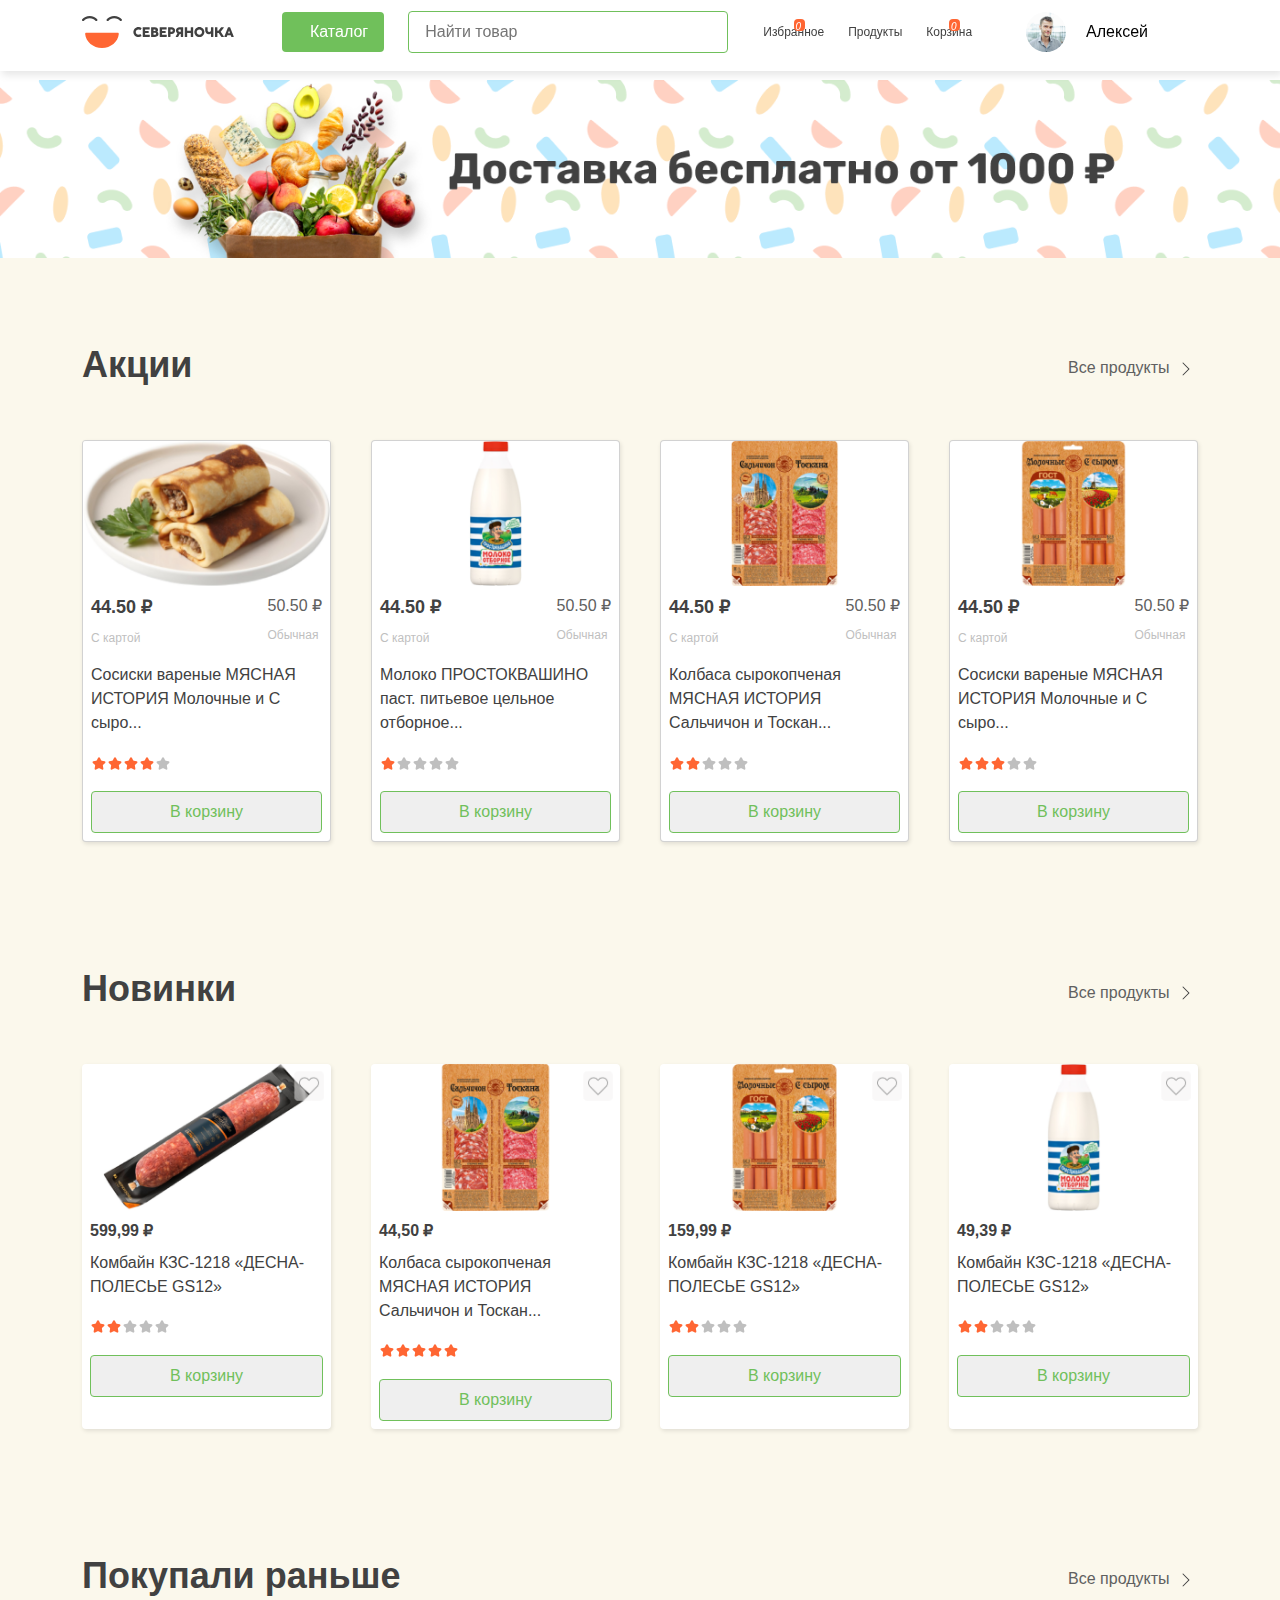
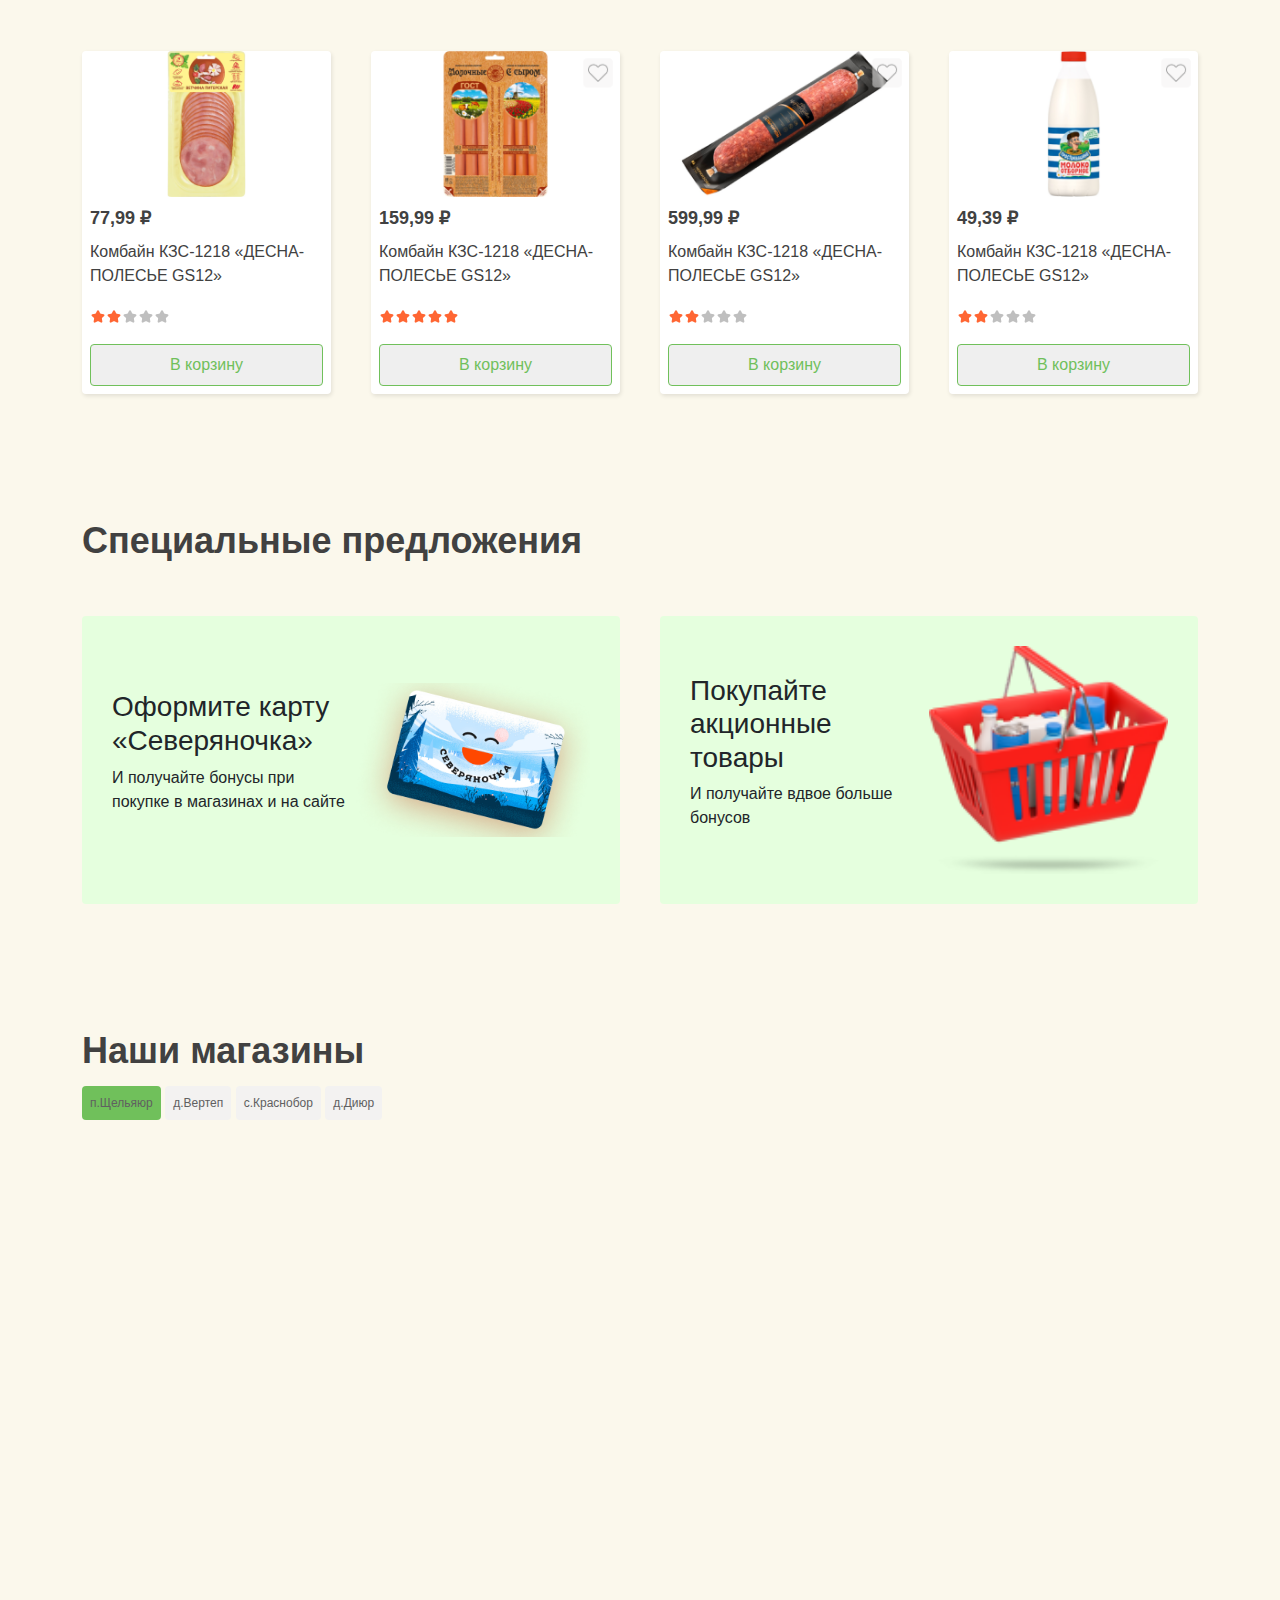
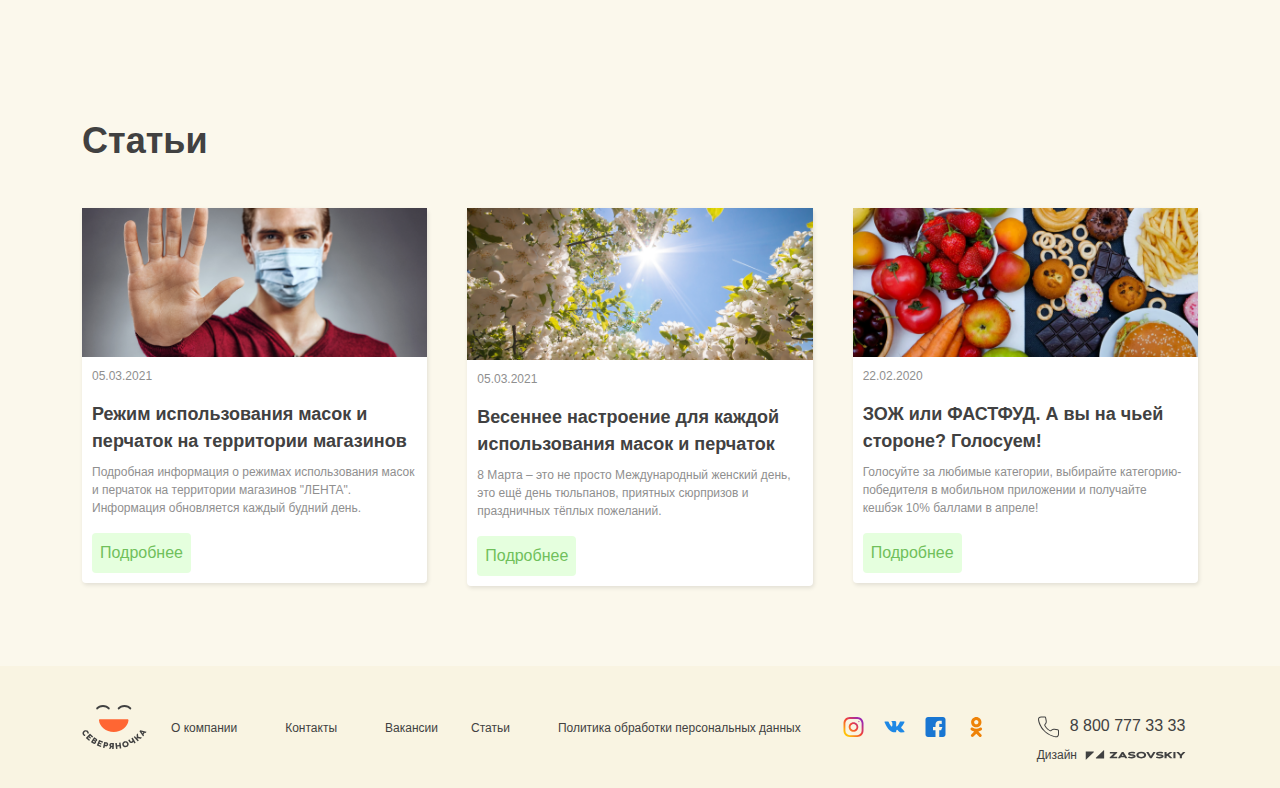
<file: index.html>
<!DOCTYPE html>
<html lang="en">
	<head>
		<meta charset="UTF-8" />
		<meta http-equiv="X-UA-Compatible" content="IE=edge" />
		<meta name="viewport" content="width=device-width, initial-scale=1.0" />
		<link rel="stylesheet" href="css/bootstrap.min.css" />
		<link rel="stylesheet" href="css/style.min.css" />
		<link
			rel="stylesheet"
			href="https://unicons.iconscout.com/release/v4.0.0/css/line.css"
		/>
		<title>Северяночка</title>
	</head>
	<body>
		<header>
			<nav id="navbar">
				<div class="container">
					<div
						class="nav-container gap-5 d-flex justify-content-between align-items-center"
					>
						<div class="nav-logo w-auto">
							<a class="navbar-brand" href="index.html"
								><img src="images/nav-logo.svg" alt=""
							/></a>
							<a class="navbar__res-logo" href="index.html"
								><img src="images/res-logo.svg" alt=""
							/></a>
						</div>
						<div class="nav__scroll d-flex justify-content-between w-100">
							<div
								class="nav-middle w-100 d-flex align-items-center justify-content-center gap-4"
							>
								<div
									class="nav-catalog d-none d-sm-flex align-items-center gap-2"
								>
									<button id="navbar_btn" class="">
										<i class="uil uil-bars"></i>
									</button>
									<a href="catalog.html">Каталог</a>
								</div>
								<div class="nav-input w-75">
									<form>
										<input
											class="search"
											placeholder="Найти товар"
											type="text"
										/>
										<i class="uil uil-search"></i>
									</form>
								</div>
							</div>
							<div class="nav-right d-flex align-items-center gap-5">
								<div class="nav__menus-icons d-flex gap-4">
									<div
										class="nav__menu-icon d-flex flex-column align-items-center"
									>
										<a href="favorite.html">
											<i class="uil uil-heart">
												<div class="nav-badge">
													<span class="favourite">0</span>
												</div>
											</i>
										</a>
										<p class="m-0">Избранное</p>
									</div>
									<div class="nav__menu-icon">
										<a
											href="result-search.html"
											class="d-flex flex-column align-items-center"
										>
											<i class="uil uil-box"></i>
											<p class="m-0">Продукты</p>
										</a>
									</div>
									<div
										class="nav__menu-icon d-flex flex-column align-items-center"
									>
										<a href="basket.html" type="button">
											<i class="uil uil-shopping-cart">
												<div class="nav-badge">
													<span class="cart">0</span>
												</div>
											</i>
										</a>
										<p class="m-0">Корзина</p>
									</div>
								</div>
								<div class="nav-avatar d-flex align-items-center gap-3">
									<button id="popup-menu">
										<img src="images/nav-avatar.svg" alt="" />
										<p class="m-0">Алексей</p>
									</button>
									<button>
										<i class="ps-3 uil uil-angle-down"></i>
									</button>
								</div>
							</div>
						</div>
					</div>
				</div>
				<div class="navbarr">
					<div class="navbar">
						<div id="navbarMenu" class="navbar-menus">
							<div class="container">
								<ul class="navbar-nav m-0">
									<div class="nav__item-menus">
										<li class="nav-item custom_item-btn">
											<a class="nav-link" href="catalog.html"
												>Молоко, сыр, яйцо</a
											>
										</li>
										<li class="nav-item custom-item">
											<a class="nav-link custom-navlink" href="catalog.html"
												>Хлеб</a
											>
										</li>
										<li class="nav-item custom-item">
											<a class="nav-link custom-navlink" href="catalog.html"
												>Фрукты и овощи</a
											>
										</li>
										<li class="nav-item custom_item-btn">
											<a class="nav-link" href="catalog.html"
												>Замороженные продукты</a
											>
										</li>
									</div>
									<div class="nav__item-menus">
										<li class="nav-item custom_item-btn">
											<a class="nav-link" href="catalog.html">Напитки</a>
										</li>
										<li class="nav-item custom-item">
											<a class="nav-link custom-navlink" href="catalog.html"
												>Кондитерские изделия</a
											>
										</li>
										<li class="nav-item custom-item">
											<a class="nav-link custom-navlink" href="catalog.html"
												>Чай, кофе</a
											>
										</li>
									</div>
									<div class="nav__item-menus">
										<li class="nav-item custom_item-btn">
											<a class="nav-link" href="catalog.html">Бакалея</a>
										</li>
										<li class="nav-item custom-item">
											<a class="nav-link custom-navlink" href="catalog.html"
												>Здоровое питание</a
											>
										</li>
										<li class="nav-item custom-item">
											<a class="nav-link custom-navlink" href="catalog.html"
												>Зоотовары</a
											>
										</li>
									</div>
									<div class="nav__item-menus">
										<li class="nav-item custom_item-btn">
											<a class="nav-link" href="catalog.html"
												>Непродовольственные товары</a
											>
										</li>
										<li class="nav-item custom-item">
											<a class="nav-link custom-navlink" href="catalog.html"
												>Детское питание</a
											>
										</li>
										<li class="nav-item custom-item">
											<a class="nav-link custom-navlink" href="catalog.html"
												>Мясо, птица, колбаса</a
											>
										</li>
									</div>
								</ul>
							</div>
						</div>
					</div>
				</div>
			</nav>
			<div id="home" class="d-flex justify-content-center">
				<img class="w-100" src="images/home-bg.png" alt="" />
			</div>
			<div class="popup">
				<div class="container">
					<div class="popup-container">
						<div class="popup-menu">
							<button id="popup-close">
								<i class="uil uil-multiply"></i>
							</button>
							<h3>Вход</h3>
							<form>
								<p>Телефон</p>
								<input type="text" />
							</form>
							<button type="submit">Вход</button>
							<div class="popup-registr">
								<button id="registr">Регистрация</button>
								<a href="#">Забыли пароль?</a>
							</div>
						</div>
					</div>
				</div>
			</div>
		</header>
		<main>
			<div class="container d-flex align-items-center justify-content-between">
				<h2>Акции</h2>
				<a class="products-link" href="result-search.html"
					>Все продукты <img src="images/right-arrow.svg" alt=""
				/></a>
			</div>
			<section class="container home-container"></section>
			<div
				class="container nova__head d-flex align-items-center justify-content-between"
			>
				<h2>Новинки</h2>
				<a class="products-link" href="result-search.html"
					>Все продукты <img src="images/right-arrow.svg" alt=""
				/></a>
			</div>
			<section class="container novelties"></section>
			<div
				class="container nova__head d-flex align-items-center justify-content-between"
			>
				<h2>Покупали раньше</h2>
				<a class="products-link" href="result-search.html"
					>Все продукты <img src="images/right-arrow.svg" alt=""
				/></a>
			</div>
			<section class="container buy"></section>
			<div class="container nova__head">
				<h2>Специальные предложения</h2>
			</div>
			<section class="container special"></section>
			<div class="container nova__head">
				<h2>Наши магазины</h2>
			</div>
			<section class="container shop">
				<div class="shop__tabs">
					<button class="shop_btn" id="shelyur" type="button" data-tab="#tab_1">
						п.Щельяюр
					</button>
					<button class="shop_btn" id="vertep" type="button" data-tab="#tab_2">
						д.Вертеп
					</button>
					<button
						class="shop_btn"
						id="krasnobor"
						type="button"
						data-tab="#tab_3"
					>
						с.Краснобор
					</button>
					<button class="shop_btn" id="diyur" type="button" data-tab="#tab_4">
						д.Диюр
					</button>
				</div>
				<div class="shop__items">
					<iframe
						class="map__item"
						id="tab_1"
						src="https://www.google.com/maps/embed?pb=!1m18!1m12!1m3!1d13326.249919276983!2d53.39601336727491!3d65.32264048499295!2m3!1f0!2f0!3f0!3m2!1i1024!2i768!4f13.1!3m3!1m2!1s0x4472340bbf53f20d%3A0x6aaf90d406ef7886!2z0KnQtdC70YzRj9GO0YAsINCg0LXRgdC_LiDQmtC-0LzQuCwg0KDQvtGB0YHQuNGP!5e0!3m2!1sru!2s!4v1676225402129!5m2!1sru!2s"
						width="600"
						height="450"
						style="border: 0"
						allowfullscreen=""
						loading="lazy"
						referrerpolicy="no-referrer-when-downgrade"
					></iframe>
					<iframe
						class="map__item"
						id="tab_2"
						src="https://www.google.com/maps/embed?pb=!1m18!1m12!1m3!1d13326.249919276983!2d53.39601336727491!3d65.32264048499295!2m3!1f0!2f0!3f0!3m2!1i1024!2i768!4f13.1!3m3!1m2!1s0x447249e2718cd461%3A0x25c0f625da4e30ed!2z0JLQtdGA0YLQtdC_LCDQoNC10YHQvy4g0JrQvtC80LgsINCg0L7RgdGB0LjRjywgMTY5NDcz!5e0!3m2!1sru!2s!4v1676225430754!5m2!1sru!2s"
						width="600"
						height="450"
						style="border: 0"
						allowfullscreen=""
						loading="lazy"
						referrerpolicy="no-referrer-when-downgrade"
					></iframe>
					<iframe
						class="map__item"
						id="tab_3"
						src="https://www.google.com/maps/embed?pb=!1m18!1m12!1m3!1d6669.529990074628!2d53.186285151638714!3d65.29733194605693!2m3!1f0!2f0!3f0!3m2!1i1024!2i768!4f13.1!3m3!1m2!1s0x447235dd2ca590b3%3A0xc633232da326cfaf!2z0JrRgNCw0YHQvdC-0LHQvtGALCDQoNC10YHQvy4g0JrQvtC80LgsINCg0L7RgdGB0LjRjywgMTY5NDcz!5e0!3m2!1sru!2s!4v1676225454636!5m2!1sru!2s"
						width="600"
						height="450"
						style="border: 0"
						allowfullscreen=""
						loading="lazy"
						referrerpolicy="no-referrer-when-downgrade"
					></iframe>
					<iframe
						class="map__item"
						id="tab_4"
						id="diy"
						src="https://www.google.com/maps/embed?pb=!1m18!1m12!1m3!1d13341.641799037461!2d53.272392517190646!3d65.29223048406857!2m3!1f0!2f0!3f0!3m2!1i1024!2i768!4f13.1!3m3!1m2!1s0x447235aa69816fb7%3A0x7202220934f2d943!2z0JTQuNGO0YAsINCg0LXRgdC_LiDQmtC-0LzQuCwg0KDQvtGB0YHQuNGPLCAxNjk0NzE!5e0!3m2!1sru!2s!4v1676225475678!5m2!1sru!2s"
						width="600"
						height="450"
						style="border: 0"
						allowfullscreen=""
						loading="lazy"
						referrerpolicy="no-referrer-when-downgrade"
					></iframe>
				</div>
			</section>
			<div class="container nova__head">
				<h2>Статьи</h2>
			</div>
			<section class="container articles"></section>
		</main>
		<section class="bottom__fixed-menu">
			<div class="container">
				<div class="bottom__fixed-btns d-flex align-items-center">
					<button
						id="footer__btn"
						class="d-flex flex-column align-items-center"
					>
						<img src="images/bottom-menu.svg" alt="" />
						Каталог
					</button>
					<a href="favorite.html" class="d-flex flex-column align-items-center">
						<img src="images/bottom-heart.svg" alt="" />
						Избранное
					</a>
					<a
						href="result-search.html"
						class="d-flex flex-column align-items-center"
					>
						<img src="images/bottom-box.svg" alt="" />
						Продукты
					</a>
					<a href="basket.html" class="d-flex flex-column align-items-center">
						<img src="images/bottom-cart.svg" alt="" />
						Корзина
					</a>
					<button id="popup_bottom-menu">
						<img src="images/nav-avatar.svg" alt="" />
					</button>
				</div>
			</div>
			<div class="container">
				<div class="footer__fixed">
					<div class="footerr">
						<div id="footerMenu" class="footer__fixed-menus">
							<ul class="footer-nav m-0">
								<div class="footer__item-menus">
									<li class="nav-item custom_item-btn">
										<a class="nav-link" href="catalog.html"
											>Молоко, сыр, яйцо</a
										>
									</li>
									<li class="nav-item custom-item">
										<a class="nav-link custom-navlink" href="catalog.html"
											>Хлеб</a
										>
									</li>
									<li class="nav-item custom-item">
										<a class="nav-link custom-navlink" href="catalog.html"
											>Фрукты и овощи</a
										>
									</li>
									<li class="nav-item custom_item-btn">
										<a class="nav-link" href="catalog.html"
											>Замороженные продукты</a
										>
									</li>
								</div>
								<div class="nav__item-menus">
									<li class="nav-item custom_item-btn">
										<a class="nav-link" href="catalog.html">Напитки</a>
									</li>
									<li class="nav-item custom-item">
										<a class="nav-link custom-navlink" href="catalog.html"
											>Кондитерские изделия</a
										>
									</li>
									<li class="nav-item custom-item">
										<a class="nav-link custom-navlink" href="catalog.html"
											>Чай, кофе</a
										>
									</li>
								</div>
								<div class="nav__item-menus">
									<li class="nav-item custom_item-btn">
										<a class="nav-link" href="catalog.html">Бакалея</a>
									</li>
									<li class="nav-item custom-item">
										<a class="nav-link custom-navlink" href="catalog.html"
											>Здоровое питание</a
										>
									</li>
									<li class="nav-item custom-item">
										<a class="nav-link custom-navlink" href="catalog.html"
											>Зоотовары</a
										>
									</li>
								</div>
								<div class="nav__item-menus">
									<li class="nav-item custom_item-btn">
										<a class="nav-link" href="catalog.html"
											>Непродовольственные товары</a
										>
									</li>
									<li class="nav-item custom-item">
										<a class="nav-link custom-navlink" href="catalog.html"
											>Детское питание</a
										>
									</li>
									<li class="nav-item custom-item">
										<a class="nav-link custom-navlink" href="catalog.html"
											>Мясо, птица, колбаса</a
										>
									</li>
								</div>
							</ul>
						</div>
					</div>
				</div>
			</div>
		</section>
		<footer>
			<div class="footer">
				<div
					class="container d-flex flex-column flex-sm-row gap-4 justify-content-between align-items-center"
				>
					<div
						class="footer-logo d-flex align-items-center align-items-sm-start gap-4 gap-sm-4 align-items-lg-center flex-column flex-md-row"
					>
						<img src="images/footer-logo.svg" alt="" />
						<div class="footer-links">
							<ul class="footer__links ps-0 mb-0">
								<ul class="ps-0 d-flex gap-5">
									<li><a href="#">О компании</a></li>
									<li><a href="#">Контакты</a></li>
									<li><a href="#">Вакансии</a></li>
								</ul>
								<ul class="ps-0 d-flex gap-5">
									<li><a href="#">Статьи</a></li>
									<li>
										<a href="#">Политика обработки персональных данных</a>
									</li>
								</ul>
							</ul>
						</div>
					</div>
					<div
						class="footer__call-center d-flex gap-1 gap-sm-5 align-items-center"
					>
						<div class="footer-icons ms-3">
							<img src="images/instagram.svg" alt="" />
							<img src="images/vkontakte.svg" alt="" />
							<img src="images/facebook.svg" alt="" />
							<img src="images/ok.svg" alt="" />
						</div>
						<div class="footer__call">
							<a
								class="mt-0 mt-xl-4 d-flex align-items-center gap-2"
								href="tel: +8 800 777 33 33"
								><img src="images/phone.svg" alt="" />8 800 777 33 33</a
							>
							<div
								class="container footer__bottom-logo d-flex align-items-center justify-content-end mt-2 ps-0 gap-2"
							>
								<p class="m-0">Дизайн</p>
								<img src="images/footer-log1.svg" alt="" />
							</div>
						</div>
					</div>
				</div>
			</div>
		</footer>
		<script src="js/common.js"></script>
		<script src="js/app.js"></script>
		<script src="js/nav.js"></script>
		<script src="js/main.js"></script>
	</body>
</html>
</file>
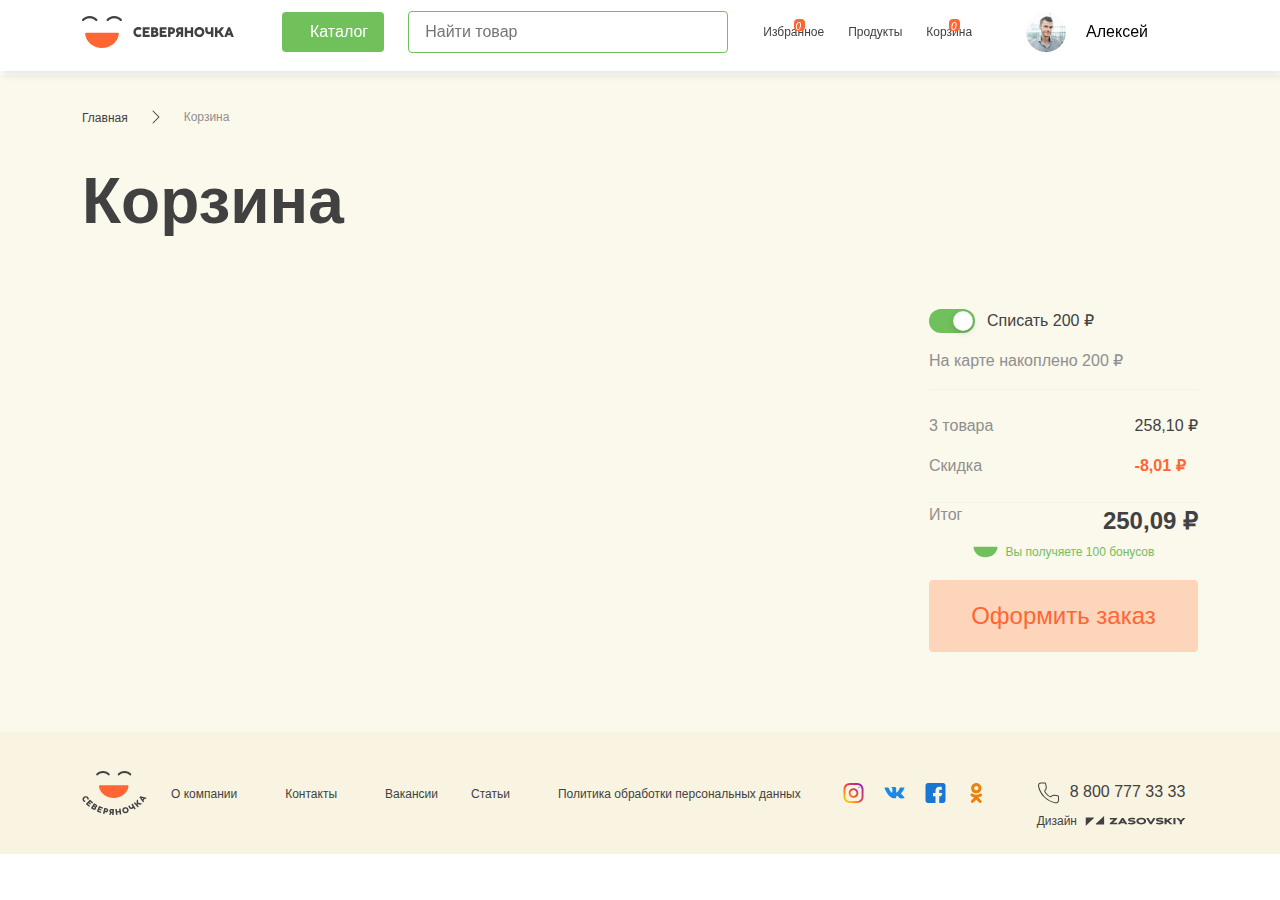
<file: basket.html>
<!DOCTYPE html>
<html lang="en">
	<head>
		<meta charset="UTF-8" />
		<meta http-equiv="X-UA-Compatible" content="IE=edge" />
		<meta name="viewport" content="width=device-width, initial-scale=1.0" />
		<link rel="stylesheet" href="css/bootstrap.min.css" />
		<link rel="stylesheet" href="css/style.min.css" />
		<link
			rel="stylesheet"
			href="https://unicons.iconscout.com/release/v4.0.0/css/line.css"
		/>
		<title>Cart</title>
	</head>
	<body>
		<header>
			<nav id="navbar">
				<div class="container">
					<div
						class="nav-container gap-5 d-flex justify-content-between align-items-center"
					>
						<div class="nav-logo w-auto">
							<a class="navbar-brand" href="index.html"
								><img src="images/nav-logo.svg" alt=""
							/></a>
							<a class="navbar__res-logo" href="index.html"
								><img src="images/res-logo.svg" alt=""
							/></a>
						</div>
						<div class="nav__scroll d-flex justify-content-between w-100">
							<div
								class="nav-middle w-100 d-flex align-items-center justify-content-center gap-4"
							>
								<div
									class="nav-catalog d-none d-sm-flex align-items-center gap-2"
								>
									<button id="navbar_btn" class="">
										<i class="uil uil-bars"></i>
									</button>
									<a href="catalog.html">Каталог</a>
								</div>
								<div class="nav-input w-75">
									<form>
										<input
											class="search"
											placeholder="Найти товар"
											type="text"
										/>
										<i class="uil uil-search"></i>
									</form>
								</div>
							</div>
							<div class="nav-right d-flex align-items-center gap-5">
								<div class="nav__menus-icons d-flex gap-4">
									<div
										class="nav__menu-icon d-flex flex-column align-items-center"
									>
										<a href="favorite.html">
											<i class="uil uil-heart">
												<div class="nav-badge">
													<span class="favourite">0</span>
												</div>
											</i>
										</a>
										<p class="m-0">Избранное</p>
									</div>
									<div class="nav__menu-icon">
										<a
											href="result-search.html"
											class="d-flex flex-column align-items-center"
										>
											<i class="uil uil-box"></i>
											<p class="m-0">Продукты</p>
										</a>
									</div>
									<div
										class="nav__menu-icon d-flex flex-column align-items-center"
									>
										<a href="basket.html" type="button">
											<i class="uil uil-shopping-cart">
												<div class="nav-badge">
													<span class="cart"></span>
												</div>
											</i>
										</a>
										<p class="m-0">Корзина</p>
									</div>
								</div>
								<div class="nav-avatar d-flex align-items-center gap-3">
									<button id="popup-menu">
										<img src="images/nav-avatar.svg" alt="" />
										<p class="m-0">Алексей</p>
									</button>
									<button>
										<i class="ps-3 uil uil-angle-down"></i>
									</button>
								</div>
							</div>
						</div>
					</div>
				</div>
				<div class="navbarr">
					<div class="navbar">
						<div id="navbarMenu" class="navbar-menus">
							<div class="container">
								<ul class="navbar-nav m-0">
									<div class="nav__item-menus">
										<li class="nav-item custom_item-btn">
											<a class="nav-link" href="catalog.html"
												>Молоко, сыр, яйцо</a
											>
										</li>
										<li class="nav-item custom-item">
											<a class="nav-link custom-navlink" href="catalog.html"
												>Хлеб</a
											>
										</li>
										<li class="nav-item custom-item">
											<a class="nav-link custom-navlink" href="catalog.html"
												>Фрукты и овощи</a
											>
										</li>
										<li class="nav-item custom_item-btn">
											<a class="nav-link" href="catalog.html"
												>Замороженные продукты</a
											>
										</li>
									</div>
									<div class="nav__item-menus">
										<li class="nav-item custom_item-btn">
											<a class="nav-link" href="catalog.html">Напитки</a>
										</li>
										<li class="nav-item custom-item">
											<a class="nav-link custom-navlink" href="catalog.html"
												>Кондитерские изделия</a
											>
										</li>
										<li class="nav-item custom-item">
											<a class="nav-link custom-navlink" href="catalog.html"
												>Чай, кофе</a
											>
										</li>
									</div>
									<div class="nav__item-menus">
										<li class="nav-item custom_item-btn">
											<a class="nav-link" href="catalog.html">Бакалея</a>
										</li>
										<li class="nav-item custom-item">
											<a class="nav-link custom-navlink" href="catalog.html"
												>Здоровое питание</a
											>
										</li>
										<li class="nav-item custom-item">
											<a class="nav-link custom-navlink" href="catalog.html"
												>Зоотовары</a
											>
										</li>
									</div>
									<div class="nav__item-menus">
										<li class="nav-item custom_item-btn">
											<a class="nav-link" href="catalog.html"
												>Непродовольственные товары</a
											>
										</li>
										<li class="nav-item custom-item">
											<a class="nav-link custom-navlink" href="catalog.html"
												>Детское питание</a
											>
										</li>
										<li class="nav-item custom-item">
											<a class="nav-link custom-navlink" href="catalog.html"
												>Мясо, птица, колбаса</a
											>
										</li>
									</div>
								</ul>
							</div>
						</div>
					</div>
				</div>
			</nav>
			<div class="popup">
				<div class="container">
					<div class="popup-container">
						<div class="popup-menu">
							<button id="popup-close">
								<i class="uil uil-multiply"></i>
							</button>
							<h3>Вход</h3>
							<form>
								<p>Телефон</p>
								<input type="text" />
							</form>
							<button type="submit">Вход</button>
							<div class="popup-registr">
								<button id="registr">Регистрация</button>
								<a href="#">Забыли пароль?</a>
							</div>
						</div>
					</div>
				</div>
			</div>
		</header>
		<section id="cart">
			<div class="container">
				<div class="page-links d-flex gap-3 align-items-center">
					<a href="index.html"><span class="m-0">Главная</span></a>
					<span><img src="images/right-arrow.svg" alt="" /></span>
					<a href="catalog.html"><p class="m-0">Корзина</p></a>
				</div>
			</div>
			<div class="container catalog-head">
				<h2>Корзина</h2>
			</div>
			<div class="container cart">
				<div class="cart-left">
					<div class="cart-rows"></div>
				</div>
				<div class="cart-right">
					<div class="cart_right-switch">
						<button><span></span></button>
						<p>Списать 200 ₽</p>
					</div>
					<p class="cart_right-text">На карте накоплено 200 ₽</p>
					<div class="cart_right-product d-flex">
						<div class="right_product-right">
							<p>3 товара</p>
							<p class="m-0">Скидка</p>
						</div>
						<div class="right_product-left">
							<p>258,10 ₽</p>
							<span>-8,01 ₽ </span>
						</div>
					</div>
					<div class="cart_right-total d-flex justify-content-between">
						<p>Итог</p>
						<span>250,09 ₽ </span>
					</div>
					<div class="cart_right-bonus d-flex align-items-center">
						<img src="images/bonus-img.svg" alt="" />
						<p class="m-0">Вы получяете 100 бонусов</p>
					</div>
					<button id="checkout">Оформить заказ</button>
				</div>
			</div>
		</section>
		<section class="bottom__fixed-menu">
			<div class="container">
				<div class="bottom__fixed-btns d-flex align-items-center">
					<button
						id="footer__btn"
						class="d-flex flex-column align-items-center"
					>
						<img src="images/bottom-menu.svg" alt="" />
						Каталог
					</button>
					<a href="favorite.html" class="d-flex flex-column align-items-center">
						<img src="images/bottom-heart.svg" alt="" />
						Избранное
					</a>
					<a
						href="result-search.html"
						class="d-flex flex-column align-items-center"
					>
						<img src="images/bottom-box.svg" alt="" />
						Продукты
					</a>
					<a href="basket.html" class="d-flex flex-column align-items-center">
						<img src="images/bottom-cart.svg" alt="" />
						Корзина
					</a>
					<button id="popup_bottom-menu">
						<img src="images/nav-avatar.svg" alt="" />
					</button>
				</div>
			</div>
			<div class="container">
				<div class="footer__fixed">
					<div class="footerr">
						<div id="footerMenu" class="footer__fixed-menus">
							<ul class="footer-nav m-0">
								<div class="footer__item-menus">
									<li class="nav-item custom_item-btn">
										<a class="nav-link" href="catalog.html"
											>Молоко, сыр, яйцо</a
										>
									</li>
									<li class="nav-item custom-item">
										<a class="nav-link custom-navlink" href="catalog.html"
											>Хлеб</a
										>
									</li>
									<li class="nav-item custom-item">
										<a class="nav-link custom-navlink" href="catalog.html"
											>Фрукты и овощи</a
										>
									</li>
									<li class="nav-item custom_item-btn">
										<a class="nav-link" href="catalog.html"
											>Замороженные продукты</a
										>
									</li>
								</div>
								<div class="nav__item-menus">
									<li class="nav-item custom_item-btn">
										<a class="nav-link" href="catalog.html">Напитки</a>
									</li>
									<li class="nav-item custom-item">
										<a class="nav-link custom-navlink" href="catalog.html"
											>Кондитерские изделия</a
										>
									</li>
									<li class="nav-item custom-item">
										<a class="nav-link custom-navlink" href="catalog.html"
											>Чай, кофе</a
										>
									</li>
								</div>
								<div class="nav__item-menus">
									<li class="nav-item custom_item-btn">
										<a class="nav-link" href="catalog.html">Бакалея</a>
									</li>
									<li class="nav-item custom-item">
										<a class="nav-link custom-navlink" href="catalog.html"
											>Здоровое питание</a
										>
									</li>
									<li class="nav-item custom-item">
										<a class="nav-link custom-navlink" href="catalog.html"
											>Зоотовары</a
										>
									</li>
								</div>
								<div class="nav__item-menus">
									<li class="nav-item custom_item-btn">
										<a class="nav-link" href="catalog.html"
											>Непродовольственные товары</a
										>
									</li>
									<li class="nav-item custom-item">
										<a class="nav-link custom-navlink" href="catalog.html"
											>Детское питание</a
										>
									</li>
									<li class="nav-item custom-item">
										<a class="nav-link custom-navlink" href="catalog.html"
											>Мясо, птица, колбаса</a
										>
									</li>
								</div>
							</ul>
						</div>
					</div>
				</div>
			</div>
		</section>
		<footer>
			<div class="footer">
				<div
					class="container d-flex flex-column flex-sm-row gap-4 justify-content-between align-items-center"
				>
					<div
						class="footer-logo d-flex align-items-center align-items-sm-start gap-4 gap-sm-4 align-items-lg-center flex-column flex-md-row"
					>
						<img src="images/footer-logo.svg" alt="" />
						<div class="footer-links">
							<ul class="footer__links ps-0 mb-0">
								<ul class="ps-0 d-flex gap-5">
									<li><a href="#">О компании</a></li>
									<li><a href="#">Контакты</a></li>
									<li><a href="#">Вакансии</a></li>
								</ul>
								<ul class="ps-0 d-flex gap-5">
									<li><a href="#">Статьи</a></li>
									<li>
										<a href="#">Политика обработки персональных данных</a>
									</li>
								</ul>
							</ul>
						</div>
					</div>
					<div
						class="footer__call-center d-flex gap-1 gap-sm-5 align-items-center"
					>
						<div class="footer-icons ms-3">
							<img src="images/instagram.svg" alt="" />
							<img src="images/vkontakte.svg" alt="" />
							<img src="images/facebook.svg" alt="" />
							<img src="images/ok.svg" alt="" />
						</div>
						<div class="footer__call">
							<a
								class="mt-0 mt-xl-4 d-flex align-items-center gap-2"
								href="tel: +8 800 777 33 33"
								><img src="images/phone.svg" alt="" />8 800 777 33 33</a
							>
							<div
								class="container footer__bottom-logo d-flex align-items-center justify-content-end mt-2 ps-0 gap-2"
							>
								<p class="m-0">Дизайн</p>
								<img src="images/footer-log1.svg" alt="" />
							</div>
						</div>
					</div>
				</div>
			</div>
		</footer>
		<script src="js/common.js"></script>
		<script src="js/nav.js"></script>
		<script src="js/main.js"></script>
		<script src="js/cart.js"></script>
	</body>
</html>
</file>
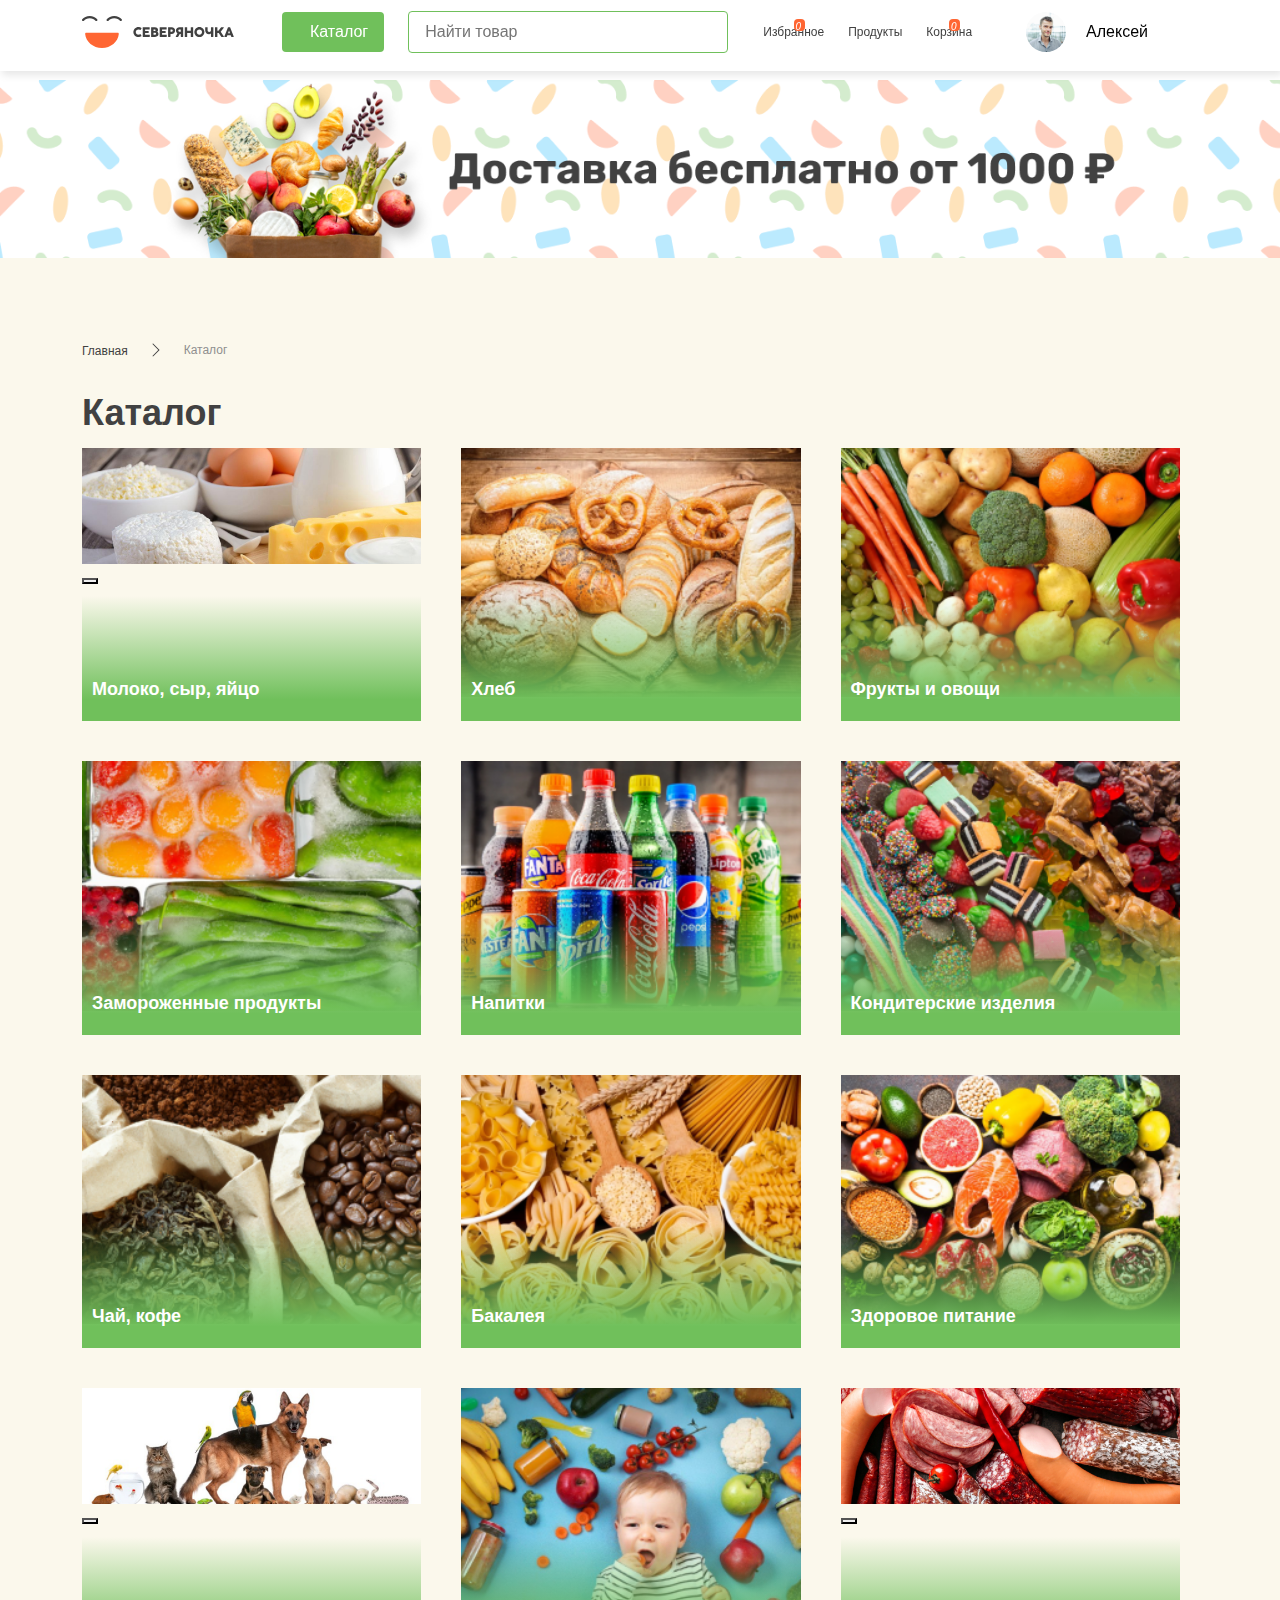
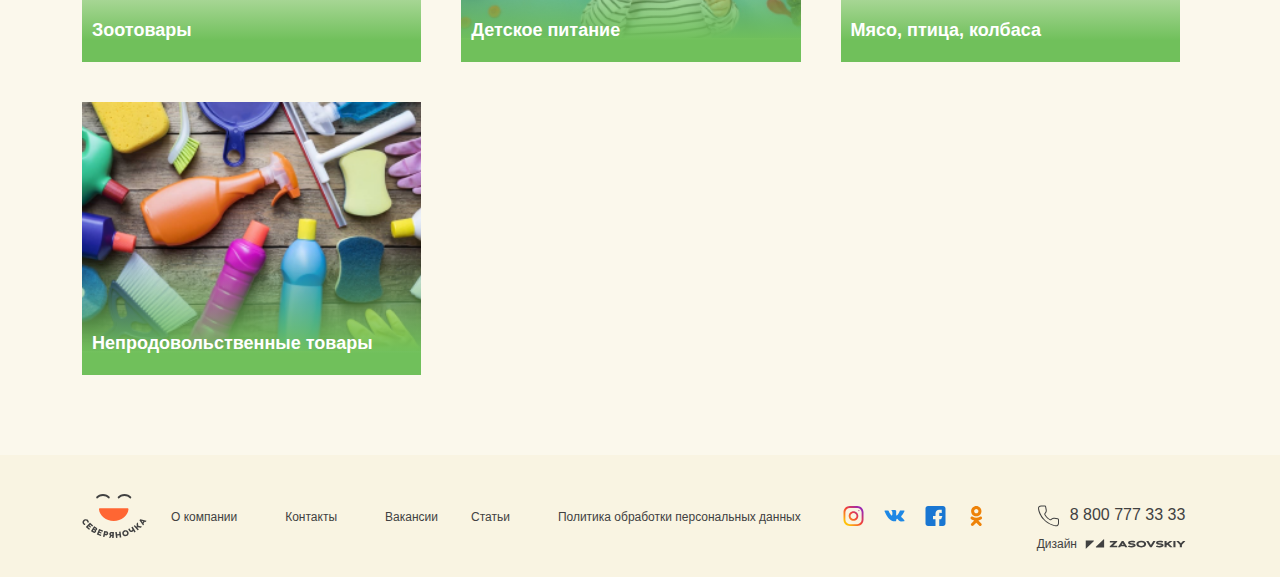
<file: catalog.html>
<!DOCTYPE html>
<html lang="en">
	<head>
		<meta charset="UTF-8" />
		<meta http-equiv="X-UA-Compatible" content="IE=edge" />
		<meta name="viewport" content="width=device-width, initial-scale=1.0" />
		<link rel="stylesheet" href="css/bootstrap.min.css" />
		<link rel="stylesheet" href="css/style.min.css" />
		<link
			rel="stylesheet"
			href="https://unicons.iconscout.com/release/v4.0.0/css/line.css"
		/>
		<title>Catalog</title>
	</head>
	<body>
		<header>
			<nav id="navbar">
				<div class="container">
					<div
						class="nav-container gap-5 d-flex justify-content-between align-items-center"
					>
						<div class="nav-logo w-auto">
							<a class="navbar-brand" href="index.html"
								><img src="images/nav-logo.svg" alt=""
							/></a>
							<a class="navbar__res-logo" href="index.html"
								><img src="images/res-logo.svg" alt=""
							/></a>
						</div>
						<div class="nav__scroll d-flex justify-content-between w-100">
							<div
								class="nav-middle w-100 d-flex align-items-center justify-content-center gap-4"
							>
								<div
									class="nav-catalog d-none d-sm-flex align-items-center gap-2"
								>
									<button id="navbar_btn" class="">
										<i class="uil uil-bars"></i>
									</button>
									<a href="catalog.html">Каталог</a>
								</div>
								<div class="nav-input w-75">
									<form>
										<input
											class="search"
											placeholder="Найти товар"
											type="text"
										/>
										<i class="uil uil-search"></i>
									</form>
								</div>
							</div>
							<div class="nav-right d-flex align-items-center gap-5">
								<div class="nav__menus-icons d-flex gap-4">
									<div
										class="nav__menu-icon d-flex flex-column align-items-center"
									>
										<a href="favorite.html">
											<i class="uil uil-heart">
												<div class="nav-badge">
													<span class="favourite">0</span>
												</div>
											</i>
										</a>
										<p class="m-0">Избранное</p>
									</div>
									<div class="nav__menu-icon">
										<a
											href="result-search.html"
											class="d-flex flex-column align-items-center"
										>
											<i class="uil uil-box"></i>
											<p class="m-0">Продукты</p>
										</a>
									</div>
									<div
										class="nav__menu-icon d-flex flex-column align-items-center"
									>
										<a href="basket.html" type="button">
											<i class="uil uil-shopping-cart">
												<div class="nav-badge">
													<span class="cart"></span>
												</div>
											</i>
										</a>
										<p class="m-0">Корзина</p>
									</div>
								</div>
								<div class="nav-avatar d-flex align-items-center gap-3">
									<button id="popup-menu">
										<img src="images/nav-avatar.svg" alt="" />
										<p class="m-0">Алексей</p>
									</button>
									<button>
										<i class="ps-3 uil uil-angle-down"></i>
									</button>
								</div>
							</div>
						</div>
					</div>
				</div>
				<div class="navbarr">
					<div class="navbar">
						<div id="navbarMenu" class="navbar-menus">
							<div class="container">
								<ul class="navbar-nav m-0">
									<div class="nav__item-menus">
										<li class="nav-item custom_item-btn">
											<a class="nav-link" href="catalog.html"
												>Молоко, сыр, яйцо</a
											>
										</li>
										<li class="nav-item custom-item">
											<a class="nav-link custom-navlink" href="catalog.html"
												>Хлеб</a
											>
										</li>
										<li class="nav-item custom-item">
											<a class="nav-link custom-navlink" href="catalog.html"
												>Фрукты и овощи</a
											>
										</li>
										<li class="nav-item custom_item-btn">
											<a class="nav-link" href="catalog.html"
												>Замороженные продукты</a
											>
										</li>
									</div>
									<div class="nav__item-menus">
										<li class="nav-item custom_item-btn">
											<a class="nav-link" href="catalog.html">Напитки</a>
										</li>
										<li class="nav-item custom-item">
											<a class="nav-link custom-navlink" href="catalog.html"
												>Кондитерские изделия</a
											>
										</li>
										<li class="nav-item custom-item">
											<a class="nav-link custom-navlink" href="catalog.html"
												>Чай, кофе</a
											>
										</li>
									</div>
									<div class="nav__item-menus">
										<li class="nav-item custom_item-btn">
											<a class="nav-link" href="catalog.html">Бакалея</a>
										</li>
										<li class="nav-item custom-item">
											<a class="nav-link custom-navlink" href="catalog.html"
												>Здоровое питание</a
											>
										</li>
										<li class="nav-item custom-item">
											<a class="nav-link custom-navlink" href="catalog.html"
												>Зоотовары</a
											>
										</li>
									</div>
									<div class="nav__item-menus">
										<li class="nav-item custom_item-btn">
											<a class="nav-link" href="catalog.html"
												>Непродовольственные товары</a
											>
										</li>
										<li class="nav-item custom-item">
											<a class="nav-link custom-navlink" href="catalog.html"
												>Детское питание</a
											>
										</li>
										<li class="nav-item custom-item">
											<a class="nav-link custom-navlink" href="catalog.html"
												>Мясо, птица, колбаса</a
											>
										</li>
									</div>
								</ul>
							</div>
						</div>
					</div>
				</div>
			</nav>
			<div id="home" class="d-flex justify-content-center">
				<img class="w-100" src="images/home-bg.png" alt="" />
			</div>
			<div class="popup">
				<div class="container">
					<div class="popup-container">
						<div class="popup-menu">
							<button id="popup-close">
								<i class="uil uil-multiply"></i>
							</button>
							<h3>Вход</h3>
							<form>
								<p>Телефон</p>
								<input type="text" />
							</form>
							<button type="submit">Вход</button>
							<div class="popup-registr">
								<button id="registr">Регистрация</button>
								<a href="#">Забыли пароль?</a>
							</div>
						</div>
					</div>
				</div>
			</div>
		</header>
		<main>
			<div class="container">
				<div class="page-links d-flex gap-3 align-items-center">
					<a href="index.html"><span class="m-0">Главная</span></a>
					<span><img src="images/right-arrow.svg" alt="" /></span>
					<a href="catalog.html"><p class="m-0">Каталог</p></a>
				</div>
			</div>
			<div class="container catalog-head">
				<h2>Каталог</h2>
			</div>
			<section>
				<div class="container">
					<div class="catalog-products w-100"></div>
				</div>
			</section>
		</main>
		<section class="bottom__fixed-menu">
			<div class="container">
				<div class="bottom__fixed-btns d-flex align-items-center">
					<button
						id="footer__btn"
						class="d-flex flex-column align-items-center"
					>
						<img src="images/bottom-menu.svg" alt="" />
						Каталог
					</button>
					<a href="favorite.html" class="d-flex flex-column align-items-center">
						<img src="images/bottom-heart.svg" alt="" />
						Избранное
					</a>
					<a
						href="result-search.html"
						class="d-flex flex-column align-items-center"
					>
						<img src="images/bottom-box.svg" alt="" />
						Продукты
					</a>
					<a href="basket.html" class="d-flex flex-column align-items-center">
						<img src="images/bottom-cart.svg" alt="" />
						Корзина
					</a>
					<button id="popup_bottom-menu">
						<img src="images/nav-avatar.svg" alt="" />
					</button>
				</div>
			</div>
			<div class="container">
				<div class="footer__fixed">
					<div class="footerr">
						<div id="footerMenu" class="footer__fixed-menus">
							<ul class="footer-nav m-0">
								<div class="footer__item-menus">
									<li class="nav-item custom_item-btn">
										<a class="nav-link" href="catalog.html"
											>Молоко, сыр, яйцо</a
										>
									</li>
									<li class="nav-item custom-item">
										<a class="nav-link custom-navlink" href="catalog.html"
											>Хлеб</a
										>
									</li>
									<li class="nav-item custom-item">
										<a class="nav-link custom-navlink" href="catalog.html"
											>Фрукты и овощи</a
										>
									</li>
									<li class="nav-item custom_item-btn">
										<a class="nav-link" href="catalog.html"
											>Замороженные продукты</a
										>
									</li>
								</div>
								<div class="nav__item-menus">
									<li class="nav-item custom_item-btn">
										<a class="nav-link" href="catalog.html">Напитки</a>
									</li>
									<li class="nav-item custom-item">
										<a class="nav-link custom-navlink" href="catalog.html"
											>Кондитерские изделия</a
										>
									</li>
									<li class="nav-item custom-item">
										<a class="nav-link custom-navlink" href="catalog.html"
											>Чай, кофе</a
										>
									</li>
								</div>
								<div class="nav__item-menus">
									<li class="nav-item custom_item-btn">
										<a class="nav-link" href="catalog.html">Бакалея</a>
									</li>
									<li class="nav-item custom-item">
										<a class="nav-link custom-navlink" href="catalog.html"
											>Здоровое питание</a
										>
									</li>
									<li class="nav-item custom-item">
										<a class="nav-link custom-navlink" href="catalog.html"
											>Зоотовары</a
										>
									</li>
								</div>
								<div class="nav__item-menus">
									<li class="nav-item custom_item-btn">
										<a class="nav-link" href="catalog.html"
											>Непродовольственные товары</a
										>
									</li>
									<li class="nav-item custom-item">
										<a class="nav-link custom-navlink" href="catalog.html"
											>Детское питание</a
										>
									</li>
									<li class="nav-item custom-item">
										<a class="nav-link custom-navlink" href="catalog.html"
											>Мясо, птица, колбаса</a
										>
									</li>
								</div>
							</ul>
						</div>
					</div>
				</div>
			</div>
		</section>
		<footer>
			<div class="footer">
				<div
					class="container d-flex flex-column flex-sm-row gap-4 justify-content-between align-items-center"
				>
					<div
						class="footer-logo d-flex align-items-center align-items-sm-start gap-4 gap-sm-4 align-items-lg-center flex-column flex-md-row"
					>
						<img src="images/footer-logo.svg" alt="" />
						<div class="footer-links">
							<ul class="footer__links ps-0 mb-0">
								<ul class="ps-0 d-flex gap-5">
									<li><a href="#">О компании</a></li>
									<li><a href="#">Контакты</a></li>
									<li><a href="#">Вакансии</a></li>
								</ul>
								<ul class="ps-0 d-flex gap-5">
									<li><a href="#">Статьи</a></li>
									<li>
										<a href="#">Политика обработки персональных данных</a>
									</li>
								</ul>
							</ul>
						</div>
					</div>
					<div
						class="footer__call-center d-flex gap-1 gap-sm-5 align-items-center"
					>
						<div class="footer-icons ms-3">
							<img src="images/instagram.svg" alt="" />
							<img src="images/vkontakte.svg" alt="" />
							<img src="images/facebook.svg" alt="" />
							<img src="images/ok.svg" alt="" />
						</div>
						<div class="footer__call">
							<a
								class="mt-0 mt-xl-4 d-flex align-items-center gap-2"
								href="tel: +8 800 777 33 33"
								><img src="images/phone.svg" alt="" />8 800 777 33 33</a
							>
							<div
								class="container footer__bottom-logo d-flex align-items-center justify-content-end mt-2 ps-0 gap-2"
							>
								<p class="m-0">Дизайн</p>
								<img src="images/footer-log1.svg" alt="" />
							</div>
						</div>
					</div>
				</div>
			</div>
		</footer>
		<script src="js/common.js"></script>
		<script src="js/nav.js"></script>
		<script src="js/cards.js"></script>
		<script src="js/main.js"></script>
	</body>
</html>
</file>
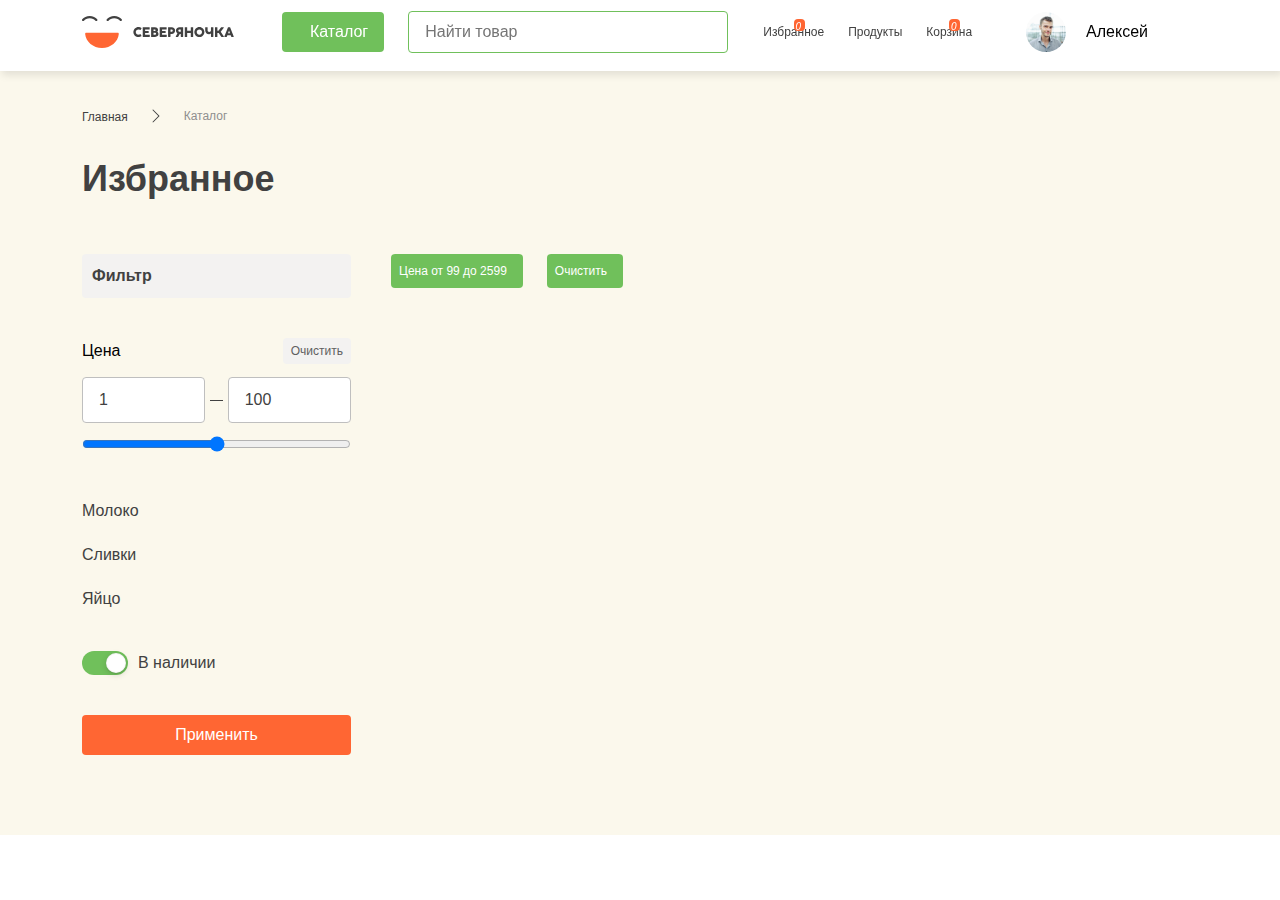
<file: favorite.html>
<!DOCTYPE html>
<html lang="en">
	<head>
		<meta charset="UTF-8" />
		<meta http-equiv="X-UA-Compatible" content="IE=edge" />
		<meta name="viewport" content="width=device-width, initial-scale=1.0" />
		<link rel="stylesheet" href="css/bootstrap.min.css" />
		<link rel="stylesheet" href="css/style.min.css" />
		<link
			rel="stylesheet"
			href="https://unicons.iconscout.com/release/v4.0.0/css/line.css"
		/>
		<title>Fvorites</title>
	</head>
	<body>
		<header>
			<nav id="navbar">
				<div class="container">
					<div
						class="nav-container gap-5 d-flex justify-content-between align-items-center"
					>
						<div class="nav-logo w-auto">
							<a class="navbar-brand" href="index.html"
								><img src="images/nav-logo.svg" alt=""
							/></a>
							<a class="navbar__res-logo" href="index.html"
								><img src="images/res-logo.svg" alt=""
							/></a>
						</div>
						<div class="nav__scroll d-flex justify-content-between w-100">
							<div
								class="nav-middle w-100 d-flex align-items-center justify-content-center gap-4"
							>
								<div
									class="nav-catalog d-none d-sm-flex align-items-center gap-2"
								>
									<button id="navbar_btn" class="">
										<i class="uil uil-bars"></i>
									</button>
									<a href="catalog.html">Каталог</a>
								</div>
								<div class="nav-input w-75">
									<form>
										<input
											class="search"
											placeholder="Найти товар"
											type="text"
										/>
										<i class="uil uil-search"></i>
									</form>
								</div>
							</div>
							<div class="nav-right d-flex align-items-center gap-5">
								<div class="nav__menus-icons d-flex gap-4">
									<div
										class="nav__menu-icon d-flex flex-column align-items-center"
									>
										<a href="favorite.html">
											<i class="uil uil-heart">
												<div class="nav-badge">
													<span class="favourite">0</span>
												</div>
											</i>
										</a>
										<p class="m-0">Избранное</p>
									</div>
									<div class="nav__menu-icon">
										<a
											href="result-search.html"
											class="d-flex flex-column align-items-center"
										>
											<i class="uil uil-box"></i>
											<p class="m-0">Продукты</p>
										</a>
									</div>
									<div
										class="nav__menu-icon d-flex flex-column align-items-center"
									>
										<a href="basket.html" type="button">
											<i class="uil uil-shopping-cart">
												<div class="nav-badge">
													<span class="cart"></span>
												</div>
											</i>
										</a>
										<p class="m-0">Корзина</p>
									</div>
								</div>
								<div class="nav-avatar d-flex align-items-center gap-3">
									<button id="popup-menu">
										<img src="images/nav-avatar.svg" alt="" />
										<p class="m-0">Алексей</p>
									</button>
									<button>
										<i class="ps-3 uil uil-angle-down"></i>
									</button>
								</div>
							</div>
						</div>
					</div>
				</div>
				<div class="navbarr">
					<div class="navbar">
						<div id="navbarMenu" class="navbar-menus">
							<div class="container">
								<ul class="navbar-nav m-0">
									<div class="nav__item-menus">
										<li class="nav-item custom_item-btn">
											<a class="nav-link" href="catalog.html"
												>Молоко, сыр, яйцо</a
											>
										</li>
										<li class="nav-item custom-item">
											<a class="nav-link custom-navlink" href="catalog.html"
												>Хлеб</a
											>
										</li>
										<li class="nav-item custom-item">
											<a class="nav-link custom-navlink" href="catalog.html"
												>Фрукты и овощи</a
											>
										</li>
										<li class="nav-item custom_item-btn">
											<a class="nav-link" href="catalog.html"
												>Замороженные продукты</a
											>
										</li>
									</div>
									<div class="nav__item-menus">
										<li class="nav-item custom_item-btn">
											<a class="nav-link" href="catalog.html">Напитки</a>
										</li>
										<li class="nav-item custom-item">
											<a class="nav-link custom-navlink" href="catalog.html"
												>Кондитерские изделия</a
											>
										</li>
										<li class="nav-item custom-item">
											<a class="nav-link custom-navlink" href="catalog.html"
												>Чай, кофе</a
											>
										</li>
									</div>
									<div class="nav__item-menus">
										<li class="nav-item custom_item-btn">
											<a class="nav-link" href="catalog.html">Бакалея</a>
										</li>
										<li class="nav-item custom-item">
											<a class="nav-link custom-navlink" href="catalog.html"
												>Здоровое питание</a
											>
										</li>
										<li class="nav-item custom-item">
											<a class="nav-link custom-navlink" href="catalog.html"
												>Зоотовары</a
											>
										</li>
									</div>
									<div class="nav__item-menus">
										<li class="nav-item custom_item-btn">
											<a class="nav-link" href="catalog.html"
												>Непродовольственные товары</a
											>
										</li>
										<li class="nav-item custom-item">
											<a class="nav-link custom-navlink" href="catalog.html"
												>Детское питание</a
											>
										</li>
										<li class="nav-item custom-item">
											<a class="nav-link custom-navlink" href="catalog.html"
												>Мясо, птица, колбаса</a
											>
										</li>
									</div>
								</ul>
							</div>
						</div>
					</div>
				</div>
			</nav>
			<div class="popup">
				<div class="container">
					<div class="popup-container">
						<div class="popup-menu">
							<button id="popup-close">
								<i class="uil uil-multiply"></i>
							</button>
							<h3>Вход</h3>
							<form>
								<p>Телефон</p>
								<input type="text" />
							</form>
							<button type="submit">Вход</button>
							<div class="popup-registr">
								<button id="registr">Регистрация</button>
								<a href="#">Забыли пароль?</a>
							</div>
						</div>
					</div>
				</div>
			</div>
		</header>
		<main id="margin_top">
			<section>
				<div class="container">
					<div class="page-links d-flex gap-3 align-items-center">
						<a href="index.html"><span class="m-0">Главная</span></a>
						<span><img src="images/right-arrow.svg" alt="" /></span>
						<a href="catalog.html"><p class="m-0">Каталог</p></a>
					</div>
				</div>
				<div class="container catalog-head">
					<h2>Избранное</h2>
				</div>
			</section>
			<section>
				<div class="container">
					<div class="favorite-category d-flex flex-column flex-md-row">
						<div class="favorite-filter w-25">
							<h4>Фильтр</h4>
							<div class="favorite_filter-price">
								<div
									class="filter_inputs-head d-flex justify-content-between align-items-center"
								>
									<p>Цена</p>
									<button id="filter-clear">Очистить</button>
								</div>
								<div class="filter-inputs">
									<form class="d-flex align-items-center">
										<input class="w-50" value="1" type="text" />
										<span></span>
										<input class="w-50" value="100" type="text" />
									</form>
									<form>
										<input type="range" />
									</form>
								</div>
								<div class="favorite_filter-type">
									<p>Молоко</p>
									<p>Сливки</p>
									<p>Яйцо</p>
								</div>
							</div>
							<div class="favorite_filter-in-stock">
								<button id="check">
									<span></span>
								</button>
								<p>В наличии</p>
							</div>
							<button id="apply">Применить</button>
						</div>
						<div class="favorite-right w-75">
							<div class="favorite_products-btn d-flex">
								<button
									class="d-flex align-items-center justify-content-between gap-2"
								>
									Цена от 99 до 2599<i class="uil uil-times"></i>
								</button>
								<button
									class="d-flex align-items-center justify-content-between gap-2"
								>
									Очистить <i class="uil uil-times"></i>
								</button>
							</div>
							<div class="favorite-products"></div>
						</div>
					</div>
				</div>
			</section>
		</main>
		<section class="bottom__fixed-menu">
			<div class="container">
				<div class="bottom__fixed-btns d-flex align-items-center">
					<button
						id="footer__btn"
						class="d-flex flex-column align-items-center"
					>
						<img src="images/bottom-menu.svg" alt="" />
						Каталог
					</button>
					<a href="favorite.html" class="d-flex flex-column align-items-center">
						<img src="images/bottom-heart.svg" alt="" />
						Избранное
					</a>
					<a
						href="result-search.html"
						class="d-flex flex-column align-items-center"
					>
						<img src="images/bottom-box.svg" alt="" />
						Продукты
					</a>
					<a href="basket.html" class="d-flex flex-column align-items-center">
						<img src="images/bottom-cart.svg" alt="" />
						Корзина
					</a>
					<button id="popup_bottom-menu">
						<img src="images/nav-avatar.svg" alt="" />
					</button>
				</div>
			</div>
			<div class="container">
				<div class="footer__fixed">
					<div class="footerr">
						<div id="footerMenu" class="footer__fixed-menus">
							<ul class="footer-nav m-0">
								<div class="footer__item-menus">
									<li class="nav-item custom_item-btn">
										<a class="nav-link" href="catalog.html"
											>Молоко, сыр, яйцо</a
										>
									</li>
									<li class="nav-item custom-item">
										<a class="nav-link custom-navlink" href="catalog.html"
											>Хлеб</a
										>
									</li>
									<li class="nav-item custom-item">
										<a class="nav-link custom-navlink" href="catalog.html"
											>Фрукты и овощи</a
										>
									</li>
									<li class="nav-item custom_item-btn">
										<a class="nav-link" href="catalog.html"
											>Замороженные продукты</a
										>
									</li>
								</div>
								<div class="nav__item-menus">
									<li class="nav-item custom_item-btn">
										<a class="nav-link" href="catalog.html">Напитки</a>
									</li>
									<li class="nav-item custom-item">
										<a class="nav-link custom-navlink" href="catalog.html"
											>Кондитерские изделия</a
										>
									</li>
									<li class="nav-item custom-item">
										<a class="nav-link custom-navlink" href="catalog.html"
											>Чай, кофе</a
										>
									</li>
								</div>
								<div class="nav__item-menus">
									<li class="nav-item custom_item-btn">
										<a class="nav-link" href="catalog.html">Бакалея</a>
									</li>
									<li class="nav-item custom-item">
										<a class="nav-link custom-navlink" href="catalog.html"
											>Здоровое питание</a
										>
									</li>
									<li class="nav-item custom-item">
										<a class="nav-link custom-navlink" href="catalog.html"
											>Зоотовары</a
										>
									</li>
								</div>
								<div class="nav__item-menus">
									<li class="nav-item custom_item-btn">
										<a class="nav-link" href="catalog.html"
											>Непродовольственные товары</a
										>
									</li>
									<li class="nav-item custom-item">
										<a class="nav-link custom-navlink" href="catalog.html"
											>Детское питание</a
										>
									</li>
									<li class="nav-item custom-item">
										<a class="nav-link custom-navlink" href="catalog.html"
											>Мясо, птица, колбаса</a
										>
									</li>
								</div>
							</ul>
						</div>
					</div>
				</div>
			</div>
		</section>
		<script src="js/common.js"></script>
		<script src="js/main.js"></script>
		<script src="js/nav.js"></script>
		<script src="js/common.js"></script>
		<script src="js/favorite_card.js"></script>
	</body>
</html>
</file>
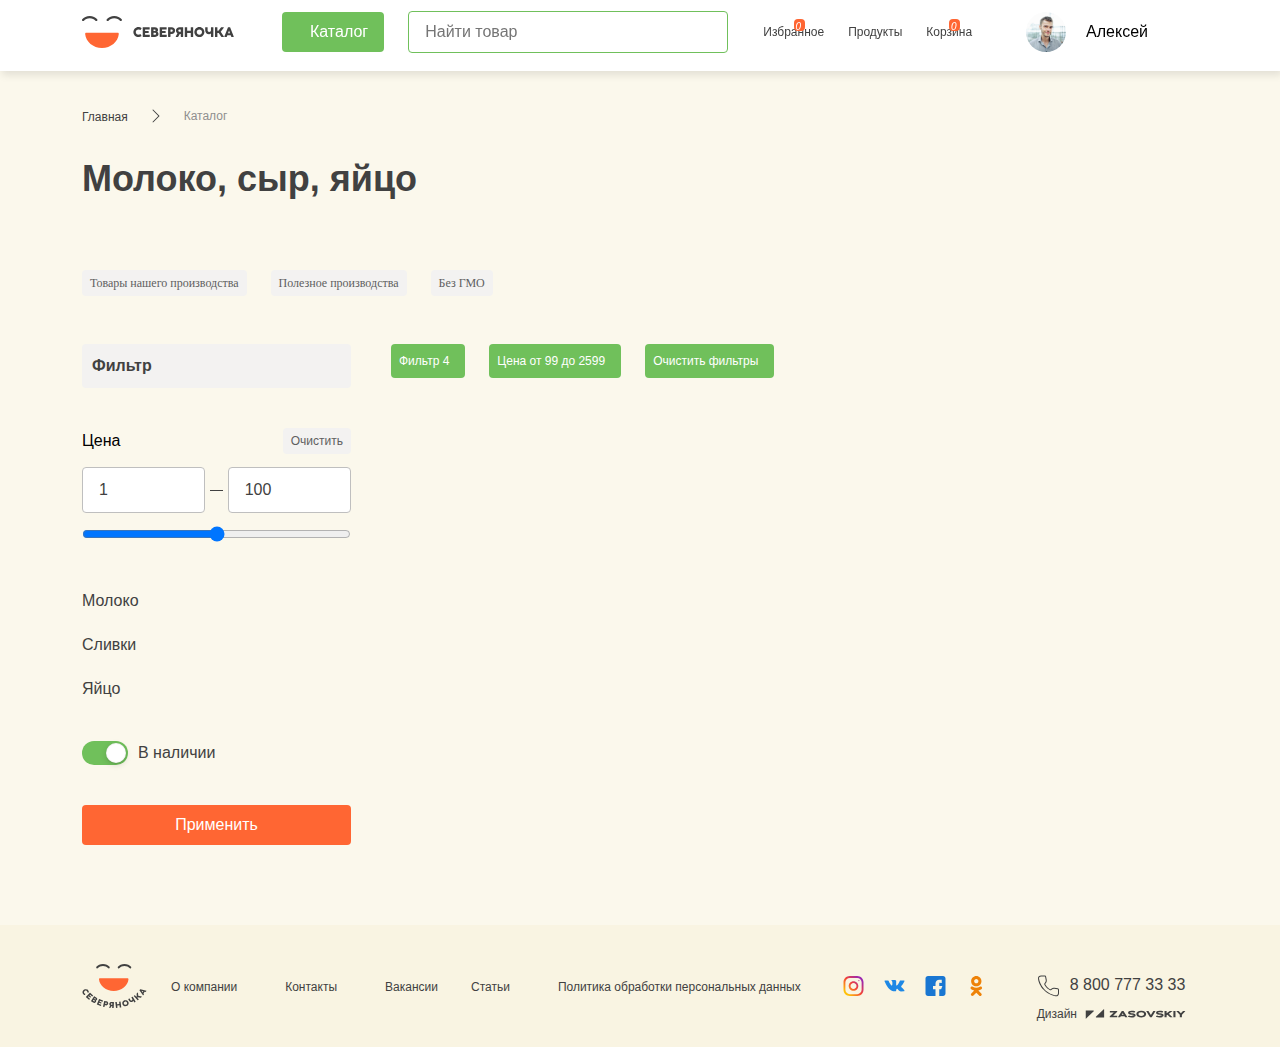
<file: milk.html>
<!DOCTYPE html>
<html lang="en">
	<head>
		<meta charset="UTF-8" />
		<meta http-equiv="X-UA-Compatible" content="IE=edge" />
		<meta name="viewport" content="width=device-width, initial-scale=1.0" />
		<title>Catalaog Product</title>
		<link rel="stylesheet" href="css/bootstrap.min.css" />
		<link rel="stylesheet" href="css/style.min.css" />
		<link
			rel="stylesheet"
			href="https://unicons.iconscout.com/release/v4.0.0/css/line.css"
		/>
	</head>
	<body>
		<header>
			<nav id="navbar">
				<div class="container">
					<div
						class="nav-container gap-5 d-flex justify-content-between align-items-center"
					>
						<div class="nav-logo w-auto">
							<a class="navbar-brand" href="index.html"
								><img src="images/nav-logo.svg" alt=""
							/></a>
							<a class="navbar__res-logo" href="index.html"
								><img src="images/res-logo.svg" alt=""
							/></a>
						</div>
						<div class="nav__scroll d-flex justify-content-between w-100">
							<div
								class="nav-middle w-100 d-flex align-items-center justify-content-center gap-4"
							>
								<div
									class="nav-catalog d-none d-sm-flex align-items-center gap-2"
								>
									<button id="navbar_btn" class="">
										<i class="uil uil-bars"></i>
									</button>
									<a href="catalog.html">Каталог</a>
								</div>
								<div class="nav-input w-75">
									<form>
										<input
											class="search"
											placeholder="Найти товар"
											type="text"
										/>
										<i class="uil uil-search"></i>
									</form>
								</div>
							</div>
							<div class="nav-right d-flex align-items-center gap-5">
								<div class="nav__menus-icons d-flex gap-4">
									<div
										class="nav__menu-icon d-flex flex-column align-items-center"
									>
										<a href="favorite.html">
											<i class="uil uil-heart">
												<div class="nav-badge">
													<span class="favourite">0</span>
												</div>
											</i>
										</a>
										<p class="m-0">Избранное</p>
									</div>
									<div class="nav__menu-icon">
										<a
											href="result-search.html"
											class="d-flex flex-column align-items-center"
										>
											<i class="uil uil-box"></i>
											<p class="m-0">Продукты</p>
										</a>
									</div>
									<div
										class="nav__menu-icon d-flex flex-column align-items-center"
									>
										<a href="basket.html" type="button">
											<i class="uil uil-shopping-cart">
												<div class="nav-badge">
													<span class="cart"></span>
												</div>
											</i>
										</a>
										<p class="m-0">Корзина</p>
									</div>
								</div>
								<div class="nav-avatar d-flex align-items-center gap-3">
									<button id="popup-menu">
										<img src="images/nav-avatar.svg" alt="" />
										<p class="m-0">Алексей</p>
									</button>
									<button>
										<i class="ps-3 uil uil-angle-down"></i>
									</button>
								</div>
							</div>
						</div>
					</div>
				</div>
				<div class="navbarr">
					<div class="navbar">
						<div id="navbarMenu" class="navbar-menus">
							<div class="container">
								<ul class="navbar-nav m-0">
									<div class="nav__item-menus">
										<li class="nav-item custom_item-btn">
											<a class="nav-link" href="catalog.html"
												>Молоко, сыр, яйцо</a
											>
										</li>
										<li class="nav-item custom-item">
											<a class="nav-link custom-navlink" href="catalog.html"
												>Хлеб</a
											>
										</li>
										<li class="nav-item custom-item">
											<a class="nav-link custom-navlink" href="catalog.html"
												>Фрукты и овощи</a
											>
										</li>
										<li class="nav-item custom_item-btn">
											<a class="nav-link" href="catalog.html"
												>Замороженные продукты</a
											>
										</li>
									</div>
									<div class="nav__item-menus">
										<li class="nav-item custom_item-btn">
											<a class="nav-link" href="catalog.html">Напитки</a>
										</li>
										<li class="nav-item custom-item">
											<a class="nav-link custom-navlink" href="catalog.html"
												>Кондитерские изделия</a
											>
										</li>
										<li class="nav-item custom-item">
											<a class="nav-link custom-navlink" href="catalog.html"
												>Чай, кофе</a
											>
										</li>
									</div>
									<div class="nav__item-menus">
										<li class="nav-item custom_item-btn">
											<a class="nav-link" href="catalog.html">Бакалея</a>
										</li>
										<li class="nav-item custom-item">
											<a class="nav-link custom-navlink" href="catalog.html"
												>Здоровое питание</a
											>
										</li>
										<li class="nav-item custom-item">
											<a class="nav-link custom-navlink" href="catalog.html"
												>Зоотовары</a
											>
										</li>
									</div>
									<div class="nav__item-menus">
										<li class="nav-item custom_item-btn">
											<a class="nav-link" href="catalog.html"
												>Непродовольственные товары</a
											>
										</li>
										<li class="nav-item custom-item">
											<a class="nav-link custom-navlink" href="catalog.html"
												>Детское питание</a
											>
										</li>
										<li class="nav-item custom-item">
											<a class="nav-link custom-navlink" href="catalog.html"
												>Мясо, птица, колбаса</a
											>
										</li>
									</div>
								</ul>
							</div>
						</div>
					</div>
				</div>
			</nav>
			<div class="popup">
				<div class="container">
					<div class="popup-container">
						<div class="popup-menu">
							<button id="popup-close">
								<i class="uil uil-multiply"></i>
							</button>
							<h3>Вход</h3>
							<form>
								<p>Телефон</p>
								<input type="text" />
							</form>
							<button type="submit">Вход</button>
							<div class="popup-registr">
								<button id="registr">Регистрация</button>
								<a href="#">Забыли пароль?</a>
							</div>
						</div>
					</div>
				</div>
			</div>
		</header>
		<main id="margin_top">
			<section>
				<div class="container">
					<div class="page-links d-flex gap-3 align-items-center">
						<a href="index.html"><span class="m-0">Главная</span></a>
						<span><img src="images/right-arrow.svg" alt="" /></span>
						<a href="catalog.html"><p class="m-0">Каталог</p></a>
					</div>
				</div>
				<div class="container catalog-head">
					<h2>Молоко, сыр, яйцо</h2>
				</div>
				<div class="container">
					<div id="products" class="d-flex gap-4">
						<h5>Товары нашего производства</h5>
						<h5>Полезное производства</h5>
						<h5>Без ГМО</h5>
					</div>
				</div>
			</section>
			<section>
				<div class="container">
					<div class="milk-category d-flex flex-column flex-md-row">
						<div class="milk-filter w-25">
							<h4>Фильтр</h4>
							<div class="milk_filter-price">
								<div
									class="filter_inputs-head d-flex justify-content-between align-items-center"
								>
									<p>Цена</p>
									<button id="filter-clear">Очистить</button>
								</div>
								<div class="filter-inputs">
									<form class="d-flex align-items-center">
										<input class="w-50" value="1" type="text" />
										<span></span>
										<input class="w-50" value="100" type="text" />
									</form>
									<form>
										<input type="range" />
									</form>
								</div>
								<div class="milk_filter-type">
									<p>Молоко</p>
									<p>Сливки</p>
									<p>Яйцо</p>
								</div>
							</div>
							<div class="milk_filter-in-stock">
								<button id="check">
									<span></span>
								</button>
								<p>В наличии</p>
							</div>
							<button id="apply">Применить</button>
						</div>
						<div class="milk-right w-75">
							<div class="milk_products-btn d-flex">
								<button
									class="d-flex align-items-center justify-content-between gap-2"
								>
									Фильтр 4 <i class="uil uil-times"></i>
								</button>
								<button
									class="d-flex align-items-center justify-content-between gap-2"
								>
									Цена от 99 до 2599 <i class="uil uil-times"></i>
								</button>
								<button
									class="d-flex align-items-center justify-content-between gap-2"
								>
									Очистить фильтры <i class="uil uil-times"></i>
								</button>
							</div>
							<div class="milk-products"></div>
						</div>
					</div>
				</div>
			</section>
		</main>
		<section class="bottom__fixed-menu">
			<div class="container">
				<div class="bottom__fixed-btns d-flex align-items-center">
					<button
						id="footer__btn"
						class="d-flex flex-column align-items-center"
					>
						<img src="images/bottom-menu.svg" alt="" />
						Каталог
					</button>
					<a href="favorite.html" class="d-flex flex-column align-items-center">
						<img src="images/bottom-heart.svg" alt="" />
						Избранное
					</a>
					<a
						href="result-search.html"
						class="d-flex flex-column align-items-center"
					>
						<img src="images/bottom-box.svg" alt="" />
						Продукты
					</a>
					<a href="basket.html" class="d-flex flex-column align-items-center">
						<img src="images/bottom-cart.svg" alt="" />
						Корзина
					</a>
					<button id="popup_bottom-menu">
						<img src="images/nav-avatar.svg" alt="" />
					</button>
				</div>
			</div>
			<div class="container">
				<div class="footer__fixed">
					<div class="footerr">
						<div id="footerMenu" class="footer__fixed-menus">
							<ul class="footer-nav m-0">
								<div class="footer__item-menus">
									<li class="nav-item custom_item-btn">
										<a class="nav-link" href="catalog.html"
											>Молоко, сыр, яйцо</a
										>
									</li>
									<li class="nav-item custom-item">
										<a class="nav-link custom-navlink" href="catalog.html"
											>Хлеб</a
										>
									</li>
									<li class="nav-item custom-item">
										<a class="nav-link custom-navlink" href="catalog.html"
											>Фрукты и овощи</a
										>
									</li>
									<li class="nav-item custom_item-btn">
										<a class="nav-link" href="catalog.html"
											>Замороженные продукты</a
										>
									</li>
								</div>
								<div class="nav__item-menus">
									<li class="nav-item custom_item-btn">
										<a class="nav-link" href="catalog.html">Напитки</a>
									</li>
									<li class="nav-item custom-item">
										<a class="nav-link custom-navlink" href="catalog.html"
											>Кондитерские изделия</a
										>
									</li>
									<li class="nav-item custom-item">
										<a class="nav-link custom-navlink" href="catalog.html"
											>Чай, кофе</a
										>
									</li>
								</div>
								<div class="nav__item-menus">
									<li class="nav-item custom_item-btn">
										<a class="nav-link" href="catalog.html">Бакалея</a>
									</li>
									<li class="nav-item custom-item">
										<a class="nav-link custom-navlink" href="catalog.html"
											>Здоровое питание</a
										>
									</li>
									<li class="nav-item custom-item">
										<a class="nav-link custom-navlink" href="catalog.html"
											>Зоотовары</a
										>
									</li>
								</div>
								<div class="nav__item-menus">
									<li class="nav-item custom_item-btn">
										<a class="nav-link" href="catalog.html"
											>Непродовольственные товары</a
										>
									</li>
									<li class="nav-item custom-item">
										<a class="nav-link custom-navlink" href="catalog.html"
											>Детское питание</a
										>
									</li>
									<li class="nav-item custom-item">
										<a class="nav-link custom-navlink" href="catalog.html"
											>Мясо, птица, колбаса</a
										>
									</li>
								</div>
							</ul>
						</div>
					</div>
				</div>
			</div>
		</section>
		<footer>
			<div class="footer">
				<div
					class="container d-flex flex-column flex-sm-row gap-4 justify-content-between align-items-center"
				>
					<div
						class="footer-logo d-flex align-items-center align-items-sm-start gap-4 gap-sm-4 align-items-lg-center flex-column flex-md-row"
					>
						<img src="images/footer-logo.svg" alt="" />
						<div class="footer-links">
							<ul class="footer__links ps-0 mb-0">
								<ul class="ps-0 d-flex gap-5">
									<li><a href="#">О компании</a></li>
									<li><a href="#">Контакты</a></li>
									<li><a href="#">Вакансии</a></li>
								</ul>
								<ul class="ps-0 d-flex gap-5">
									<li><a href="#">Статьи</a></li>
									<li>
										<a href="#">Политика обработки персональных данных</a>
									</li>
								</ul>
							</ul>
						</div>
					</div>
					<div
						class="footer__call-center d-flex gap-1 gap-sm-5 align-items-center"
					>
						<div class="footer-icons ms-3">
							<img src="images/instagram.svg" alt="" />
							<img src="images/vkontakte.svg" alt="" />
							<img src="images/facebook.svg" alt="" />
							<img src="images/ok.svg" alt="" />
						</div>
						<div class="footer__call">
							<a
								class="mt-0 mt-xl-4 d-flex align-items-center gap-2"
								href="tel: +8 800 777 33 33"
								><img src="images/phone.svg" alt="" />8 800 777 33 33</a
							>
							<div
								class="container footer__bottom-logo d-flex align-items-center justify-content-end mt-2 ps-0 gap-2"
							>
								<p class="m-0">Дизайн</p>
								<img src="images/footer-log1.svg" alt="" />
							</div>
						</div>
					</div>
				</div>
			</div>
		</footer>
		<script src="js/common.js"></script>
		<script src="js/nav.js"></script>
		<script src="js/cards.js"></script>
		<script src="js/category-card.js"></script>
		<script src="js/main.js"></script>
	</body>
</html>
</file>
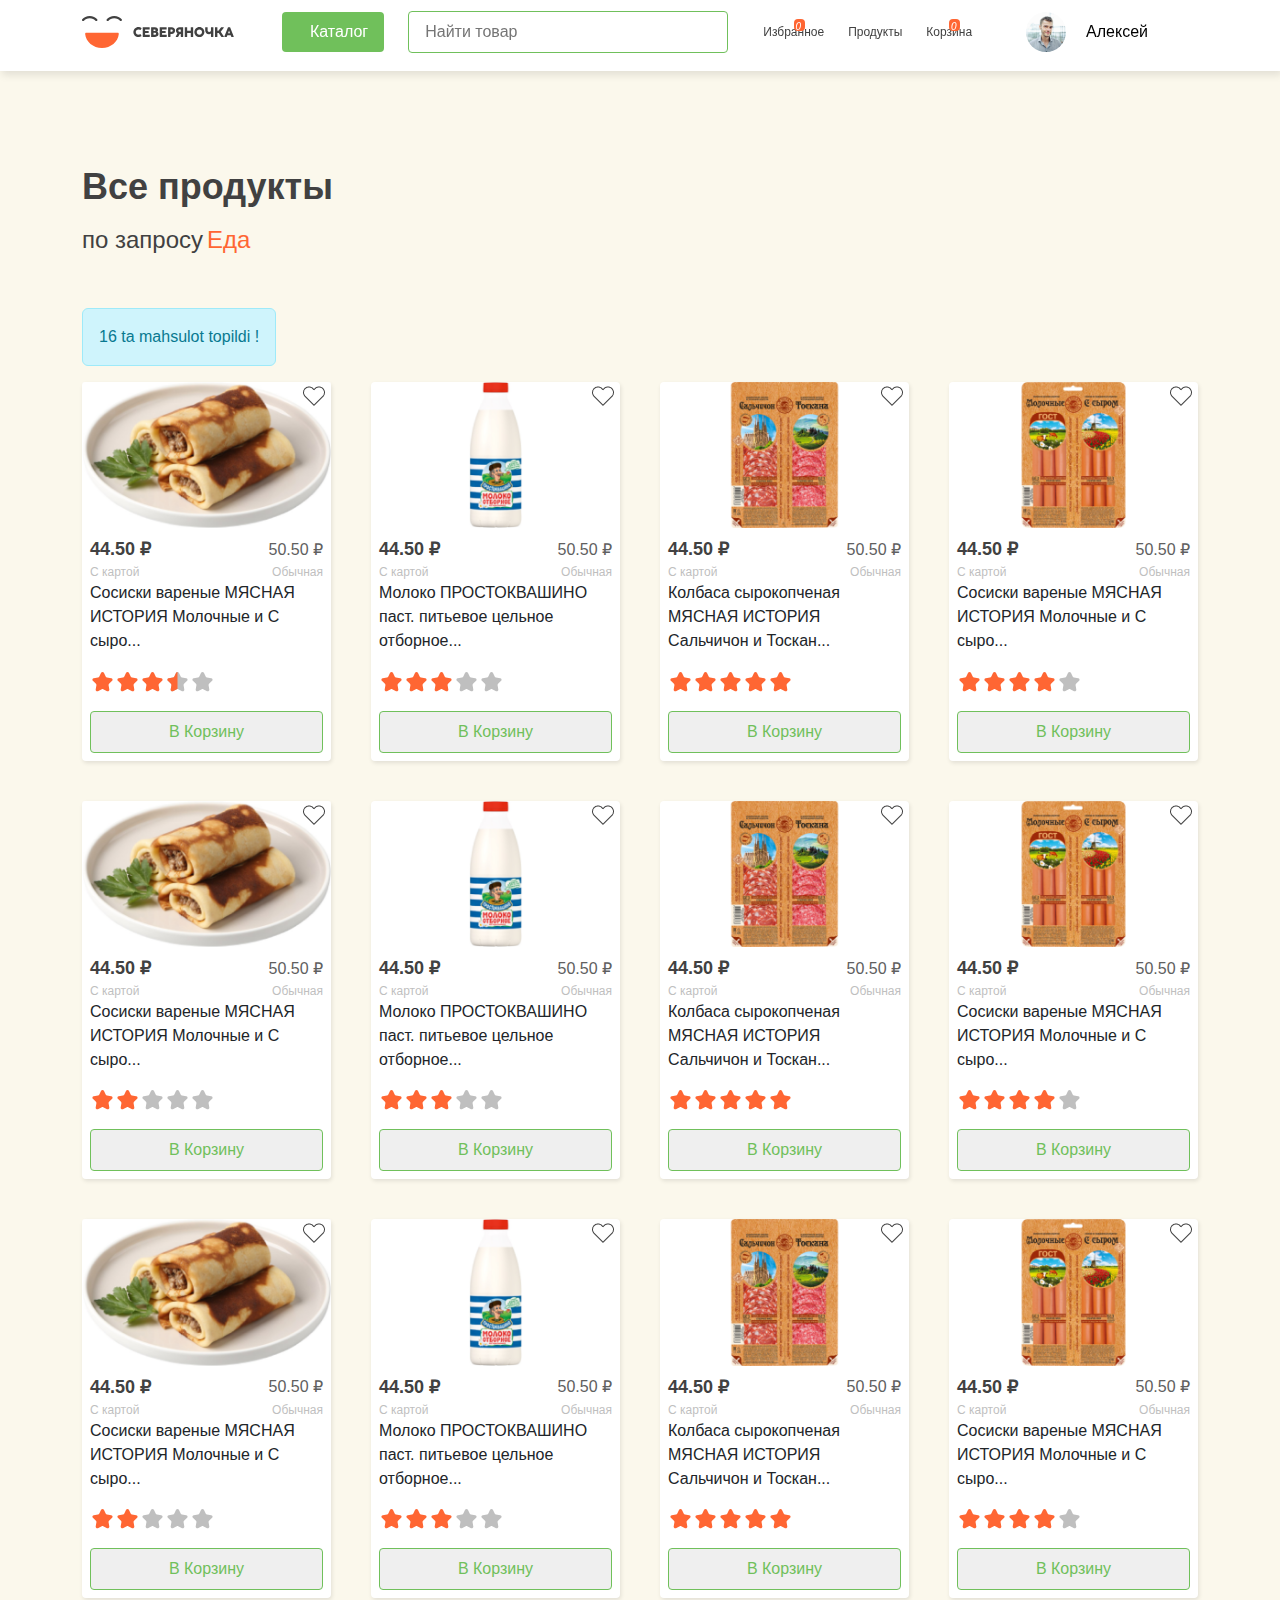
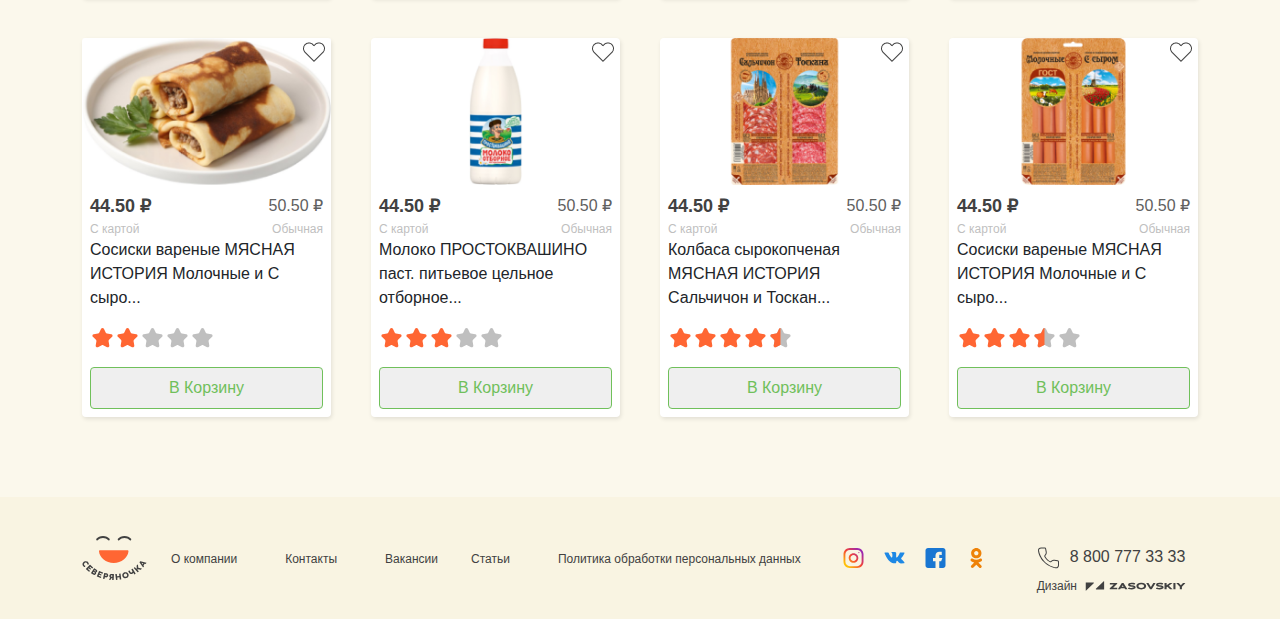
<file: result-search.html>
<!DOCTYPE html>
<html lang="en">
	<head>
		<meta charset="UTF-8" />
		<meta http-equiv="X-UA-Compatible" content="IE=edge" />
		<meta name="viewport" content="width=device-width, initial-scale=1.0" />
		<link rel="stylesheet" href="css/bootstrap.min.css" />
		<link rel="stylesheet" href="css/style.min.css" />
		<link
			rel="stylesheet"
			href="https://unicons.iconscout.com/release/v4.0.0/css/line.css"
		/>
		<title>ResultSearch</title>
	</head>
	<body>
		<header>
			<nav id="navbar">
				<div class="container">
					<div
						class="nav-container gap-5 d-flex justify-content-between align-items-center"
					>
						<div class="nav-logo w-auto">
							<a class="navbar-brand" href="index.html"
								><img src="images/nav-logo.svg" alt=""
							/></a>
							<a class="navbar__res-logo" href="index.html"
								><img src="images/res-logo.svg" alt=""
							/></a>
						</div>
						<div class="nav__scroll d-flex justify-content-between w-100">
							<div
								class="nav-middle w-100 d-flex align-items-center justify-content-center gap-4"
							>
								<div
									class="nav-catalog d-none d-sm-flex align-items-center gap-2"
								>
									<button id="navbar_btn" class="">
										<i class="uil uil-bars"></i>
									</button>
									<a href="catalog.html">Каталог</a>
								</div>
								<div class="nav-input w-75">
									<form>
										<input
											class="search"
											placeholder="Найти товар"
											type="text"
										/>
										<i class="uil uil-search"></i>
									</form>
								</div>
							</div>
							<div class="nav-right d-flex align-items-center gap-5">
								<div class="nav__menus-icons d-flex gap-4">
									<div
										class="nav__menu-icon d-flex flex-column align-items-center"
									>
										<a href="favorite.html">
											<i class="uil uil-heart">
												<div class="nav-badge">
													<span class="favourite">0</span>
												</div>
											</i>
										</a>
										<p class="m-0">Избранное</p>
									</div>
									<div class="nav__menu-icon">
										<a
											href="result-search.html"
											class="d-flex flex-column align-items-center"
										>
											<i class="uil uil-box"></i>
											<p class="m-0">Продукты</p>
										</a>
									</div>
									<div
										class="nav__menu-icon d-flex flex-column align-items-center"
									>
										<a href="basket.html" type="button">
											<i class="uil uil-shopping-cart">
												<div class="nav-badge">
													<span class="cart"></span>
												</div>
											</i>
										</a>
										<p class="m-0">Корзина</p>
									</div>
								</div>
								<div class="nav-avatar d-flex align-items-center gap-3">
									<button id="popup-menu">
										<img src="images/nav-avatar.svg" alt="" />
										<p class="m-0">Алексей</p>
									</button>
									<button>
										<i class="ps-3 uil uil-angle-down"></i>
									</button>
								</div>
							</div>
						</div>
					</div>
				</div>
				<div class="navbarr">
					<div class="navbar">
						<div id="navbarMenu" class="navbar-menus">
							<div class="container">
								<ul class="navbar-nav m-0">
									<div class="nav__item-menus">
										<li class="nav-item custom_item-btn">
											<a class="nav-link" href="catalog.html"
												>Молоко, сыр, яйцо</a
											>
										</li>
										<li class="nav-item custom-item">
											<a class="nav-link custom-navlink" href="catalog.html"
												>Хлеб</a
											>
										</li>
										<li class="nav-item custom-item">
											<a class="nav-link custom-navlink" href="catalog.html"
												>Фрукты и овощи</a
											>
										</li>
										<li class="nav-item custom_item-btn">
											<a class="nav-link" href="catalog.html"
												>Замороженные продукты</a
											>
										</li>
									</div>
									<div class="nav__item-menus">
										<li class="nav-item custom_item-btn">
											<a class="nav-link" href="catalog.html">Напитки</a>
										</li>
										<li class="nav-item custom-item">
											<a class="nav-link custom-navlink" href="catalog.html"
												>Кондитерские изделия</a
											>
										</li>
										<li class="nav-item custom-item">
											<a class="nav-link custom-navlink" href="catalog.html"
												>Чай, кофе</a
											>
										</li>
									</div>
									<div class="nav__item-menus">
										<li class="nav-item custom_item-btn">
											<a class="nav-link" href="catalog.html">Бакалея</a>
										</li>
										<li class="nav-item custom-item">
											<a class="nav-link custom-navlink" href="catalog.html"
												>Здоровое питание</a
											>
										</li>
										<li class="nav-item custom-item">
											<a class="nav-link custom-navlink" href="catalog.html"
												>Зоотовары</a
											>
										</li>
									</div>
									<div class="nav__item-menus">
										<li class="nav-item custom_item-btn">
											<a class="nav-link" href="catalog.html"
												>Непродовольственные товары</a
											>
										</li>
										<li class="nav-item custom-item">
											<a class="nav-link custom-navlink" href="catalog.html"
												>Детское питание</a
											>
										</li>
										<li class="nav-item custom-item">
											<a class="nav-link custom-navlink" href="catalog.html"
												>Мясо, птица, колбаса</a
											>
										</li>
									</div>
								</ul>
							</div>
						</div>
					</div>
				</div>
			</nav>
			<div class="popup">
				<div class="container">
					<div class="popup-container">
						<div class="popup-menu">
							<button id="popup-close">
								<i class="uil uil-multiply"></i>
							</button>
							<h3>Вход</h3>
							<form>
								<p>Телефон</p>
								<input type="text" />
							</form>
							<button type="submit">Вход</button>
							<div class="popup-registr">
								<button id="registr">Регистрация</button>
								<a href="#">Забыли пароль?</a>
							</div>
						</div>
					</div>
				</div>
			</div>
		</header>
		<main>
			<div class="container">
				<h2 class="search-top">Все продукты</h2>
				<div class="search-text d-flex gap-1 align-items-center">
					<h5 class="m-0">по запросу</h5>
					<h6 class="m-0">Еда</h6>
				</div>
				<div class="search-alert">
					<div class="alert alert-info results" role="alert"></div>
				</div>
			</div>
			<div class="container">
				<div class="search-cards"></div>
			</div>
		</main>
		<section class="bottom__fixed-menu">
			<div class="container">
				<div class="bottom__fixed-btns d-flex align-items-center">
					<button
						id="footer__btn"
						class="d-flex flex-column align-items-center"
					>
						<img src="images/bottom-menu.svg" alt="" />
						Каталог
					</button>
					<a href="favorite.html" class="d-flex flex-column align-items-center">
						<img src="images/bottom-heart.svg" alt="" />
						Избранное
					</a>
					<a
						href="result-search.html"
						class="d-flex flex-column align-items-center"
					>
						<img src="images/bottom-box.svg" alt="" />
						Продукты
					</a>
					<a href="basket.html" class="d-flex flex-column align-items-center">
						<img src="images/bottom-cart.svg" alt="" />
						Корзина
					</a>
					<button id="popup_bottom-menu">
						<img src="images/nav-avatar.svg" alt="" />
					</button>
				</div>
			</div>
			<div class="container">
				<div class="footer__fixed">
					<div class="footerr">
						<div id="footerMenu" class="footer__fixed-menus">
							<ul class="footer-nav m-0">
								<div class="footer__item-menus">
									<li class="nav-item custom_item-btn">
										<a class="nav-link" href="catalog.html"
											>Молоко, сыр, яйцо</a
										>
									</li>
									<li class="nav-item custom-item">
										<a class="nav-link custom-navlink" href="catalog.html"
											>Хлеб</a
										>
									</li>
									<li class="nav-item custom-item">
										<a class="nav-link custom-navlink" href="catalog.html"
											>Фрукты и овощи</a
										>
									</li>
									<li class="nav-item custom_item-btn">
										<a class="nav-link" href="catalog.html"
											>Замороженные продукты</a
										>
									</li>
								</div>
								<div class="nav__item-menus">
									<li class="nav-item custom_item-btn">
										<a class="nav-link" href="catalog.html">Напитки</a>
									</li>
									<li class="nav-item custom-item">
										<a class="nav-link custom-navlink" href="catalog.html"
											>Кондитерские изделия</a
										>
									</li>
									<li class="nav-item custom-item">
										<a class="nav-link custom-navlink" href="catalog.html"
											>Чай, кофе</a
										>
									</li>
								</div>
								<div class="nav__item-menus">
									<li class="nav-item custom_item-btn">
										<a class="nav-link" href="catalog.html">Бакалея</a>
									</li>
									<li class="nav-item custom-item">
										<a class="nav-link custom-navlink" href="catalog.html"
											>Здоровое питание</a
										>
									</li>
									<li class="nav-item custom-item">
										<a class="nav-link custom-navlink" href="catalog.html"
											>Зоотовары</a
										>
									</li>
								</div>
								<div class="nav__item-menus">
									<li class="nav-item custom_item-btn">
										<a class="nav-link" href="catalog.html"
											>Непродовольственные товары</a
										>
									</li>
									<li class="nav-item custom-item">
										<a class="nav-link custom-navlink" href="catalog.html"
											>Детское питание</a
										>
									</li>
									<li class="nav-item custom-item">
										<a class="nav-link custom-navlink" href="catalog.html"
											>Мясо, птица, колбаса</a
										>
									</li>
								</div>
							</ul>
						</div>
					</div>
				</div>
			</div>
		</section>
		<footer>
			<div class="footer">
				<div
					class="container d-flex flex-column flex-sm-row gap-4 justify-content-between align-items-center"
				>
					<div
						class="footer-logo d-flex align-items-center align-items-sm-start gap-4 gap-sm-4 align-items-lg-center flex-column flex-md-row"
					>
						<img src="images/footer-logo.svg" alt="" />
						<div class="footer-links">
							<ul class="footer__links ps-0 mb-0">
								<ul class="ps-0 d-flex gap-5">
									<li><a href="#">О компании</a></li>
									<li><a href="#">Контакты</a></li>
									<li><a href="#">Вакансии</a></li>
								</ul>
								<ul class="ps-0 d-flex gap-5">
									<li><a href="#">Статьи</a></li>
									<li>
										<a href="#">Политика обработки персональных данных</a>
									</li>
								</ul>
							</ul>
						</div>
					</div>
					<div
						class="footer__call-center d-flex gap-1 gap-sm-5 align-items-center"
					>
						<div class="footer-icons ms-3">
							<img src="images/instagram.svg" alt="" />
							<img src="images/vkontakte.svg" alt="" />
							<img src="images/facebook.svg" alt="" />
							<img src="images/ok.svg" alt="" />
						</div>
						<div class="footer__call">
							<a
								class="mt-0 mt-xl-4 d-flex align-items-center gap-2"
								href="tel: +8 800 777 33 33"
								><img src="images/phone.svg" alt="" />8 800 777 33 33</a
							>
							<div
								class="container footer__bottom-logo d-flex align-items-center justify-content-end mt-2 ps-0 gap-2"
							>
								<p class="m-0">Дизайн</p>
								<img src="images/footer-log1.svg" alt="" />
							</div>
						</div>
					</div>
				</div>
			</div>
		</footer>
		<script src="js/common.js"></script>
		<script src="js/nav.js"></script>
		<script src="js/main.js"></script>
		<script src="js/search_cards.js"></script>
	</body>
</html>
</file>
<file: css/style.min.css>
body{font-family:"Rubik",sans-serif}html{scroll-behavior:smooth}li{list-style-type:none}a{white-space:nowrap;text-decoration:none}@media(min-width: 100px){:root{font-size:13px}}@media(min-width: 576px){:root{font-size:14px}}@media(min-width: 768px){:root{font-size:15px}}@media(min-width: 992px){:root{font-size:16px !important}}header{position:relative}#margin_top{margin-top:24px}.nav-container{padding:11px 0 2px 0;display:flex;justify-content:space-between;align-items:center}@media(max-width: 650px){.nav-container{gap:20px}}.nav-container .navbar__res-logo{display:none}@media(max-width: 650px){.nav-container .navbar__res-logo{display:block}.nav-container .navbar-brand{display:none}}.nav-container .nav-catalog{padding:8px 16px 8px 8px;background:#70c05b;border-radius:4px;font-style:normal;font-weight:400;font-size:1rem;line-height:150%;color:#fff}.nav-container .nav-catalog a{font-style:normal;font-weight:400;font-size:1rem;line-height:150%;color:#fff}@media(max-width: 900px){.nav-container .nav-catalog a{display:none}.nav-container .nav-catalog button{padding:8px !important}}@media(max-width: 450px){.nav-container .nav-catalog button{display:none !important}}.nav-container .nav-catalog button{color:#fff;background-color:rgba(0,0,0,0);border:none;transition:.3s}.nav-container .nav-catalog button i{font-size:24px}.nav-container .nav-input form{position:relative}.nav-container .nav-input form input{padding:8px 16px;width:90%;font-style:normal;font-weight:400;font-size:1rem;line-height:150%;color:#8f8f8f;background:#fff;border:1px solid #70c05b;border-radius:4px}.nav-container .nav-input form input:focus{outline:none;box-shadow:none}.nav-container .nav-input form i{position:absolute;top:20%;right:12%}.nav-container .nav-right .nav-avatar button{border:none;background-color:rgba(0,0,0,0) !important}@media(max-width: 1000px){.nav-container .nav-right .nav-avatar p{display:none}.nav-container .nav-right .nav-avatar button{display:none}}.nav-container .nav-right .nav__menus-icons .nav__menu-icon a i{color:#000}.nav-container .nav-right .nav__menus-icons .nav__menu-icon button,.nav-container .nav-right .nav__menus-icons .nav__menu-icon a{border:none;background-color:rgba(0,0,0,0)}.nav-container .nav-right .nav__menus-icons .nav__menu-icon button i,.nav-container .nav-right .nav__menus-icons .nav__menu-icon a i{position:relative}.nav-container .nav-right .nav__menus-icons .nav__menu-icon button i .nav-badge,.nav-container .nav-right .nav__menus-icons .nav__menu-icon a i .nav-badge{padding:0px 2px 2px 2px;position:absolute;width:11.28px;height:12px;border-radius:4px;top:-4px;left:calc(50% - 5.64px + 5.5px);background:#f63;font-size:10px;color:#fff;font-weight:500}.nav-container .nav-right .nav__menus-icons .nav__menu-icon i{font-size:24px;transition:.3s}.nav-container .nav-right .nav__menus-icons .nav__menu-icon i:hover{color:#f63}.nav-container .nav-right .nav__menus-icons .nav__menu-icon p{font-style:normal;font-weight:400;font-size:.75rem;line-height:150%;color:#414141}@media(max-width: 550px){.nav__scroll{align-items:center;gap:20px}.nav-right{display:none !important}}.navbar-nav{display:grid;grid-gap:40px 40px;grid-template-columns:repeat(4, 1fr);justify-content:space-between;padding-left:0;margin-bottom:0;list-style:none}@media(max-width: 700px){.navbar-nav{grid-template-columns:repeat(2, 1fr)}}@media(max-width: 500px){.navbar-nav{grid-template-columns:repeat(2, 1fr)}}@media(max-width: 400px){.navbar-nav{grid-template-columns:1fr}}.navbar{position:relative;display:flex;flex-wrap:wrap;align-items:center;justify-content:space-between;padding:var(--bs-navbar-padding-y) var(--bs-navbar-padding-x)}#navbar{box-shadow:2px 4px 8px rgba(0,0,0,.1);background-color:#fff;position:fixed;top:0;width:100%;z-index:99}.navbar-shrink .nav-container{padding:10px 0 0px 0;transition:.5s;z-index:999}.nav-link{font-style:normal;font-weight:700;font-size:1rem;line-height:150%;color:#414141}.nav-link:hover{color:#f63}.navbarr{max-width:100%;margin:0 auto;position:relative}#navbarMenu,#footerMenu{position:absolute;left:0;right:0;padding:40px 0;width:100%;cursor:pointer;background-color:#fff}.navbar-menus{display:none;position:fixed;top:0px;width:100%;z-index:1}#home{margin-top:80px}.home-container{padding-top:40px;display:grid;grid-template-columns:1fr;grid-gap:40px 40px}@media(min-width: 550px){.home-container{grid-template-columns:repeat(2, 1fr)}}@media(min-width: 768px){.home-container{grid-template-columns:repeat(4, 1fr)}}.home-container .card{background:#fff;box-shadow:1px 2px 4px rgba(0,0,0,.1);border-radius:4px}.home-container .card .card__descriptions{padding:8px}.home-container .card .card__prices{display:flex;justify-content:space-between}.home-container .card .card__prices h4{font-style:normal;font-weight:700;font-size:1.125rem;line-height:150%;color:#414141}.home-container .card .card__prices h5{font-style:normal;font-weight:400;font-size:1rem;line-height:150%;color:#606060}.home-container .card .card__prices p{font-style:normal;font-weight:400;font-size:.75rem;line-height:150%;color:#bfbfbf}.home-container .card .card__description p{font-style:normal;font-weight:400;font-size:1rem;line-height:150%;color:#414141}.home-container .card .card__button{margin-top:16px;padding:8px;width:100%;font-style:normal;font-weight:400;font-size:1rem;line-height:150%;color:#70c05b;border:1px solid #70c05b;border-radius:4px;transition:.3s}.home-container .card .card__button:hover{color:#fff;background:#f63;border-radius:4px}.footer__fixed-menus{display:none;position:fixed;bottom:60px;width:100%;z-index:1}.footer__fixed-menus ul a{margin-bottom:10px}footer .footer{padding:24px 0;background:#f9f4e2}footer .footer .footer-links .footer__links{display:grid;grid-template-columns:repeat(2, 1fr)}@media(max-width: 1180px){footer .footer .footer-links .footer__links{grid-template-columns:1fr}}footer .footer .footer-links .footer__links li a{white-space:nowrap;font-style:normal;font-weight:400;font-size:.75rem;line-height:150%;color:#414141}footer .footer .footer-icons{display:grid;grid-template-columns:repeat(4, 1fr);grid-gap:16px 16px}@media(max-width: 1200px){footer .footer .footer-icons{grid-template-columns:1fr 1fr}}@media(max-width: 550px){footer .footer .footer-icons{grid-template-columns:repeat(4, 1fr)}}@media(max-width: 625px){footer .footer .footer__call-center{flex-direction:column}}footer .footer .footer__call-center a{font-style:normal;font-weight:400;font-size:1rem;line-height:150%;color:#414141}@media(max-width: 550px){footer .footer .footer__bottom-logo{display:none !important}}footer .footer .footer__bottom-logo p{font-style:normal;font-weight:400;font-size:.75rem;line-height:150%;color:#414141}.bottom__fixed-menu{padding:8px 0;position:absolute;position:fixed;bottom:0;left:0;right:0;display:none;background:#fff;box-shadow:2px 4px 8px rgba(0,0,0,.1)}@media(max-width: 450px){.bottom__fixed-menu{display:block}}.bottom__fixed-menu .bottom__fixed-btns{gap:35px 35px}@media(max-width: 350px){.bottom__fixed-menu .bottom__fixed-btns{overflow:scroll}.bottom__fixed-menu .bottom__fixed-btns::-webkit-scrollbar{display:none}}.bottom__fixed-menu .bottom__fixed-btns button,.bottom__fixed-menu .bottom__fixed-btns a{border:none;background-color:rgba(0,0,0,0);font-style:normal;font-weight:400;font-size:8px;line-height:150%;color:#414141}main{padding:80px 0;background:#fbf8ec}main .container h2{font-style:normal;font-weight:700;font-size:2.25rem;line-height:150%;color:#414141}.nova__head{margin-top:120px}.novelties{padding-top:40px;display:grid;grid-template-columns:1fr;grid-gap:40px 40px}@media(min-width: 550px){.novelties{grid-template-columns:repeat(2, 1fr)}}@media(min-width: 768px){.novelties{grid-template-columns:repeat(4, 1fr)}}.novelties .novelties__card{background:#fff;box-shadow:1px 2px 4px rgba(0,0,0,.1);border-radius:4px}.novelties .novelties__card .novelties__card-descriptions{padding:8px}.novelties .novelties__card .novelties__card-descriptions h4{font-style:normal;font-weight:700;font-size:1rem;line-height:150%;color:#414141}.novelties .novelties__card .novelties__card-descriptions p{font-style:normal;font-weight:400;font-size:1rem;line-height:150%;color:#414141}.novelties .novelties__card .novelties__card-button{margin-top:16px;padding:8px;width:100%;font-style:normal;font-weight:400;font-size:1rem;line-height:150%;color:#70c05b;border:1px solid #70c05b;border-radius:4px;transition:.3s}.novelties .novelties__card .novelties__card-button:hover{color:#fff;background:#f63;border-radius:4px}.buy{padding-top:40px;display:grid;grid-template-columns:1fr;grid-gap:40px 40px}@media(min-width: 550px){.buy{grid-template-columns:repeat(2, 1fr)}}@media(min-width: 768px){.buy{grid-template-columns:repeat(4, 1fr)}}.buy .buy__card{background:#fff;box-shadow:1px 2px 4px rgba(0,0,0,.1);border-radius:4px}.buy .buy__card .buy__card-descriptions{padding:8px}.buy .buy__card .buy__card-descriptions h4{font-style:normal;font-weight:700;font-size:1.125rem;line-height:150%;color:#414141}.buy .buy__card .buy__card-descriptions p{font-style:normal;font-weight:400;font-size:1rem;line-height:150%;color:#414141}.buy .buy__card .buy__card-button{margin-top:16px;padding:8px;width:100%;font-style:normal;font-weight:400;font-size:1rem;line-height:150%;color:#70c05b;border:1px solid #70c05b;border-radius:4px;transition:.3s}.buy .buy__card .buy__card-button:hover{color:#fff;background:#f63;border-radius:4px}.special{padding-top:40px;display:grid;grid-template-columns:repeat(2, 1fr);grid-gap:40px 40px}@media(max-width: 1000px){.special{grid-template-columns:1fr}}.special__card{padding:30px;display:flex;align-items:center;background:#e5ffde;border-radius:4px;transition:.3s}.special__card:hover{background:#fcd5ba;box-shadow:0px 8px 16px rgba(202,147,96,.5)}.special__card .special__card-body .special__card-body__left{width:50%}.special__card .special__card-body .special__card-body__right{width:50%}.products-link{font-style:normal;font-weight:400;font-size:1rem;line-height:150%;color:#606060}#sh,#ver,#kras,#diy{display:none}.shop__tabs .shop_btn.active{background:#70c05b;color:#606060}.shop__tabs button{padding:8px;background-color:#f3f2f1;border-radius:4px;font-style:normal;font-weight:400;font-size:12px;line-height:150%;color:#606060;transition:.3s;border:none}.shop__tabs button:hover{background:#70c05b;color:#606060}.map__item{display:none}.map__item.active{display:block !important}.shop__items{margin-top:24px}.shop__items iframe{width:100%}.articles{margin-top:40px;display:grid;grid-template-columns:1fr;grid-gap:40px 40px}@media(min-width: 550px){.articles{grid-template-columns:repeat(2, 1fr)}}@media(min-width: 768px){.articles{grid-template-columns:repeat(3, 1fr)}}.article__card{background:#fff;box-shadow:1px 2px 4px rgba(0,0,0,.1);border-radius:4px}.article__desc{padding:10px}.article__desc p{font-style:normal;font-weight:400;font-size:.75rem;line-height:150%;color:#8f8f8f}.article__desc h3{font-style:normal;font-weight:700;font-size:1.125rem;line-height:150%;color:#414141}.article__desc .article__desription{font-style:normal;font-weight:400;font-size:1rem;line-height:150%;color:#414141}.article__desc .article__button{padding:8px;background:#e5ffde;border-radius:4px;font-style:normal;font-weight:400;font-size:1rem;border:none;line-height:150%;color:#70c05b;transition:.3s}.article__desc .article__button:hover{color:#fff;background:#70c05b}.page-links span{font-weight:400;font-size:.75rem;line-height:150%;color:#414141}.page-links p{font-style:normal;font-weight:400;font-size:.75rem;line-height:150%;color:#8f8f8f}.catalog-head{margin-top:24px}.catalog-row{width:100%}@media(min-width: 500px){.catalog-row:nth-child(1){width:45%}.catalog-row:nth-child(2){width:45%}.catalog-row:nth-child(3){width:45%}.catalog-row:nth-child(4){width:45%}.catalog-row:nth-child(5){width:45%}.catalog-row:nth-child(6){width:45%}.catalog-row:nth-child(7){width:45%}.catalog-row:nth-child(8){width:45%}.catalog-row:nth-child(9){width:45%}.catalog-row:nth-child(10){width:45%}.catalog-row:nth-child(11){width:45%}.catalog-row:nth-child(12){width:45%}.catalog-row:nth-child(13){width:45%}}@media(min-width: 800px){.catalog-row:nth-child(1){width:47%}.catalog-row:nth-child(2){width:47%}.catalog-row:nth-child(3){width:47%}.catalog-row:nth-child(4){width:47%}.catalog-row:nth-child(5){width:47%}.catalog-row:nth-child(6){width:47%}.catalog-row:nth-child(7){width:47%}.catalog-row:nth-child(8){width:47%}.catalog-row:nth-child(9){width:47%}.catalog-row:nth-child(10){width:47%}.catalog-row:nth-child(11){width:47%}.catalog-row:nth-child(12){width:47%}.catalog-row:nth-child(13){width:47%}}@media(min-width: 1000px){.catalog-row:nth-child(1){width:30.4%}.catalog-row:nth-child(2){width:30.4%}.catalog-row:nth-child(3){width:30.4%}.catalog-row:nth-child(4){width:30.4%}.catalog-row:nth-child(5){width:30.4%}.catalog-row:nth-child(6){width:30.4%}.catalog-row:nth-child(7){width:30.4%}.catalog-row:nth-child(8){width:30.4%}.catalog-row:nth-child(9){width:30.4%}.catalog-row:nth-child(10){width:30.4%}.catalog-row:nth-child(11){width:30.4%}.catalog-row:nth-child(12){width:30.4%}.catalog-row:nth-child(13){width:30.4%}}@media(min-width: 1300px){.catalog-row:nth-child(1){width:47.8%}.catalog-row:nth-child(2){width:22%}.catalog-row:nth-child(3){width:22%}.catalog-row:nth-child(4){width:22%}.catalog-row:nth-child(5){width:22%}.catalog-row:nth-child(6){width:22%}.catalog-row:nth-child(7){width:22%}.catalog-row:nth-child(8){width:22%}.catalog-row:nth-child(9){width:22%}.catalog-row:nth-child(10){width:47.8%}.catalog-row:nth-child(11){width:22%}.catalog-row:nth-child(12){width:48%}.catalog-row:nth-child(13){width:22%}}.catalog-products{display:flex;flex-wrap:wrap;gap:40px}.catalog-row{position:relative}.catalog-row img{width:100%}.catalog-content{padding:80px 10px 10px 10px;position:absolute;bottom:0;left:0;right:0;background:linear-gradient(180deg, rgba(112, 192, 91, 0) 0%, #70c05b 82.81%)}.catalog-content:hover{background:linear-gradient(180deg, rgba(255, 102, 51, 0) 0%, #ff6633 100%)}.catalog-content button{border:none;background-color:rgba(0,0,0,0);text-align:start}.catalog-content h5{text-align:left;font-style:normal;font-weight:700;font-size:1.125rem;line-height:150%;color:#fff}.search-top{margin-top:80px}.search-cards{display:grid;grid-template-columns:1fr;grid-gap:40px 40px}@media(min-width: 500px){.search-cards{grid-template-columns:repeat(2, 1fr)}}@media(min-width: 1000px){.search-cards{grid-template-columns:repeat(3, 1fr)}}@media(min-width: 1200px){.search-cards{grid-template-columns:repeat(4, 1fr)}}.search-cards .search-card{background:#fff;box-shadow:1px 2px 4px rgba(0,0,0,.1);border-radius:4px}.search-cards .search-card .search_card-img img{width:100%}.search-cards .search-card .search-content{padding:8px}.search-cards .search-card .search-payment,.search-cards .search-card .search-price{justify-content:space-between}.search-alert{margin-top:50px;display:flex;justify-content:start}.search-text{margin-bottom:40px}.search-text h5{font-style:normal;font-weight:400;font-size:1.5rem;line-height:150%;color:#414141}.search-text h6{font-style:normal;font-weight:400;font-size:1.5rem;line-height:150%;color:#f63}.search-prices h5{margin:0;font-style:normal;font-weight:700;font-size:1.125rem;line-height:150%;color:#414141}.search-prices h6{margin:0;font-weight:400;font-size:1rem;line-height:150%;color:#606060}.search-prices p{margin:0;font-style:normal;font-weight:400;font-size:.75rem;line-height:150%;color:#bfbfbf}.search-btn{margin-top:16px;padding:8px;width:100%;font-style:normal;font-weight:400;font-size:1rem;line-height:150%;color:#70c05b;border:1px solid #70c05b;border-radius:4px;transition:.3s}.search-btn:hover{color:#fff;background:#f63;border-radius:4px}.search_card-img{position:relative}.search_card-img #liked-btn{position:absolute;top:0;right:0;border:none;background-color:rgba(0,0,0,0)}#popup-menu{display:flex;align-items:center;gap:20px;border:none;background-color:rgba(0,0,0,0);cursor:pointer !important}.popup{display:none}.popup .popup-container{background:rgba(252,213,186,.8);position:fixed;top:0;left:0;display:flex;align-items:center;width:100%;height:100%;z-index:999;justify-content:center}.popup .popup-container .popup-menu{position:relative;padding:0 80px 40px 80px;background-color:#fff}.popup .popup-container .popup-menu #popup-close{background:#f3f2f1;border-radius:4px;border:none;position:absolute;right:0;top:0;margin-bottom:32px}.popup .popup-container .popup-menu h3{margin:82px 0 32px;font-style:normal;font-weight:700;font-size:1.5rem;line-height:150%;text-align:center;color:#414141}.popup .popup-container .popup-menu form p{margin:0;font-style:normal;font-weight:400;font-size:1.125rem;line-height:150%;color:#8f8f8f}.popup .popup-container .popup-menu form input[type=text]{margin-bottom:44px;padding:12px 16px;font-style:normal;font-weight:400;font-size:1.5rem;line-height:150%;color:#414141;background:#fff;border:1px solid #70c05b;box-shadow:4px 8px 16px rgba(112,192,91,.2);border-radius:4px}.popup .popup-container .popup-menu form input[type=text]:focus{outline:none}.popup .popup-container .popup-menu button[type=submit]{width:100%;padding:16px;border:none;margin-bottom:48px;background:#fcd5ba;border-radius:4px;font-style:normal;font-weight:400;font-size:1.5rem;line-height:150%;text-align:center;color:#f63}.popup .popup-container .popup-menu .popup-registr{display:flex;align-items:center;justify-content:space-between}.popup .popup-container .popup-menu .popup-registr button{padding:4px 8px;font-weight:400;font-size:.75rem;line-height:150%;text-align:center;color:#70c05b;border:none;border:1px solid #70c05b;border-radius:4px;background-color:#fff}.popup .popup-container .popup-menu .popup-registr a{font-weight:400;font-size:.75rem;line-height:150%;text-align:center;color:#606060}#products{margin-top:64px}#products h5{padding:4px 8px;font-family:"Rubik";font-style:normal;font-weight:400;font-size:.75rem;line-height:150%;text-align:center;color:#606060;background:#f3f2f1;border-radius:4px}.milk-category{gap:40px}@media(max-width: 768px){.milk-category .milk-filter,.milk-category .milk-right{width:100% !important}}.milk-category .milk-filter{margin-top:40px}.milk-category .milk-filter h4{padding:10px;font-style:normal;font-weight:700;font-size:1rem;line-height:150%;color:#414141;background:#f3f2f1;border-radius:4px}.milk-category .milk-filter .milk_filter-price .filter_inputs-head{margin:40px 0 13px}.milk-category .milk-filter .milk_filter-price .filter_inputs-head p{margin-bottom:0;font-weight:400;font-size:1rem;line-height:150%;color:#000}.milk-category .milk-filter .milk_filter-price .filter_inputs-head button{padding:4px 8px;background:#f3f2f1;border-radius:4px;font-weight:400;font-size:.75rem;border:none;line-height:150%;color:#606060}.milk-category .milk-filter .milk_filter-price .filter_inputs-head button:focus{outline:none}.milk-category .milk-filter .milk_filter-price .filter-inputs{margin-bottom:40px}.milk-category .milk-filter .milk_filter-price .filter-inputs input[type=text]{padding:8px 16px;font-weight:400;font-size:1rem;line-height:28px;color:#414141;background:#fff;border:1px solid #bfbfbf;border-radius:4px}.milk-category .milk-filter .milk_filter-price .filter-inputs span{margin:0 4.5px;width:15px;height:1px;background-color:#414141}.milk-category .milk-filter .milk_filter-price .filter-inputs input[type=range]{width:100%;margin-top:13px}.milk-category .milk-filter .milk_filter-price .milk_filter-type{display:flex;flex-direction:column;gap:20px}.milk-category .milk-filter .milk_filter-price .milk_filter-type p{margin:0;font-weight:400;font-size:1rem;line-height:150%;color:#414141}.milk-category .milk-filter .milk_filter-in-stock{margin:40px 0;display:flex;gap:10px;align-items:center}.milk-category .milk-filter .milk_filter-in-stock button{position:relative;width:46px;height:24px;border:none;background:#70c05b;border-radius:49px}.milk-category .milk-filter .milk_filter-in-stock button span{position:absolute;right:2px;top:2px;width:20px;height:20px;background:#fff;border:.5px solid rgba(0,0,0,.04);box-shadow:0px 2px 6px rgba(0,0,0,.15),0px 1px 1px rgba(0,0,0,.08);border-radius:100px}.milk-category .milk-filter .milk_filter-in-stock p{margin:0;font-weight:400;font-size:1rem;line-height:150%;color:#414141}.milk-category .milk-filter #apply{padding:8px;width:100%;font-weight:400;font-size:1rem;line-height:150%;color:#fff;background:#f63;border-radius:4px;border:none}.milk-category .milk-filter #apply:focus{outline:none}.milk-category .milk-right .milk_products-btn{margin:40px 0;width:100%;gap:24px}@media(max-width: 600px){.milk-category .milk-right .milk_products-btn{flex-direction:column}}.milk-category .milk-right .milk_products-btn button{padding:8px;border:none;font-style:normal;font-weight:400;font-size:.75rem;line-height:150%;color:#fff;background:#70c05b;border-radius:4px}.milk-category .milk-right .milk_products-btn button:focus{outline:none}.milk-category .milk-right .milk_products-btn button i{font-size:15px}.milk-products{display:grid;grid-template-columns:1fr;grid-gap:40px}@media(min-width: 576px){.milk-products{grid-template-columns:repeat(1, 1fr)}}@media(min-width: 768px){.milk-products{grid-template-columns:repeat(2, 1fr)}}@media(min-width: 1000px){.milk-products{grid-template-columns:repeat(3, 1fr)}}.milk-products .milk-product{background:#fff;box-shadow:1px 2px 4px rgba(0,0,0,.1);border-radius:4px}.milk-products .milk-product .milk-content{padding:8px}.milk-products .milk-product .milk-content .milk-price{display:flex;justify-content:space-between}.milk-products .milk-product .milk-content .milk-price h5{font-style:normal;font-weight:700;font-size:1.125rem;line-height:150%;color:#414141}.milk-products .milk-product .milk-content .milk-price h6{font-weight:400;font-size:1rem;line-height:150%;color:#606060}.milk-products .milk-product .milk-content .milk-payment{display:flex;justify-content:space-between}.milk-products .milk-product .milk-content .milk-payment p{font-weight:400;font-size:.75rem;line-height:150%;color:#bfbfbf}.milk-products .milk-product .milk-description p{font-style:normal;font-weight:400;font-size:1rem;line-height:150%;color:#414141}.milk-products .milk-product .milk-button button{margin-top:16px;padding:8px;width:100%;font-style:normal;font-weight:400;font-size:1rem;line-height:150%;color:#70c05b;border:1px solid #70c05b;border-radius:4px;transition:.3s}.milk-products .milk-product .milk-button button:hover{color:#fff;background:#f63;border-radius:4px}.milk-products .milk-product .milk-button button:focus{outline:none}#cart{padding:30px 0 80px;margin-top:75px;background:#fbf8ec}#cart .catalog-head{margin-bottom:60px}#cart .catalog-head h2{font-weight:700;font-size:4rem;line-height:150%;color:#414141}#cart .cart{display:flex;gap:40px}#cart .cart .cart-left{width:75%}#cart .cart .cart-rows{display:grid;grid-gap:24px}#cart .cart .cart-rows .cart_rows-img{width:80px;height:60px}#cart .cart .cart-rows .cart-row{padding:0 8px 12px 0;display:flex;align-items:center;justify-content:space-between;gap:8px;background:#fff;box-shadow:1px 2px 4px rgba(0,0,0,.1);border-radius:4px}#cart .cart .cart-rows .cart-row .cart-content{width:60%;padding-top:10px;margin-right:8px}#cart .cart .cart-rows .cart-row .cart-content h4{margin:0;padding-bottom:10px;font-weight:400;font-size:1rem;line-height:150%;color:#414141}#cart .cart .cart-rows .cart-row .cart-content p{margin:0;font-weight:700;font-size:.75rem;line-height:150%;color:#414141}#cart .cart .cart-rows .cart-row .cart-content p span{font-weight:400;font-size:.75rem;line-height:150%;color:#606060}#cart .cart .cart-rows .cart-row .cart-quantity{height:40px;padding:8px;margin-right:8px;display:flex;gap:8px;align-items:center;background:#70c05b;border-radius:4px}#cart .cart .cart-rows .cart-row .cart-quantity span{font-weight:400;font-size:1rem;line-height:150%;color:#fff}#cart .cart .cart-rows .cart-row .cart-quantity button{font-weight:400;font-size:1rem;border:none;line-height:150%;color:#fff;background-color:rgba(0,0,0,0)}#cart .cart .cart-rows .cart-row .cart_row-totalPrice{margin:0;font-weight:700;font-size:1.125rem;line-height:150%;color:#414141}#cart .cart .cart-right{width:25%}#cart .cart .cart-right .cart_right-switch{display:flex;gap:12px}#cart .cart .cart-right .cart_right-switch button{position:relative;display:flex;width:46px;height:24px;border:none;background:#70c05b;border-radius:49px}#cart .cart .cart-right .cart_right-switch button span{position:absolute;top:2px;right:2px;width:20px;height:20px;background:#fff;border:.5px solid rgba(0,0,0,.04);box-shadow:0px 2px 6px rgba(0,0,0,.15),0px 1px 1px rgba(0,0,0,.08);border-radius:100px}#cart .cart .cart-right .cart_right-switch p{font-weight:400;font-size:1rem;line-height:150%;color:#414141}#cart .cart .cart-right .cart_right-text{font-weight:400;font-size:1rem;line-height:150%;color:#8f8f8f}#cart .cart .cart-right .cart_right-product{padding:24px 0;justify-content:space-between;border-top:1px solid #f3f2f1;border-bottom:1px solid #f3f2f1}#cart .cart .cart-right .cart_right-product .right_product-right p{font-weight:400;font-size:1rem;line-height:150%;color:#8f8f8f}#cart .cart .cart-right .cart_right-product .right_product-left p{font-weight:400;font-size:1rem;line-height:150%;color:#414141}#cart .cart .cart-right .cart_right-product .right_product-left span{font-weight:700;font-size:1rem;line-height:150%;color:#f63}#cart .cart .cart-right .cart_right-total p{font-weight:400;font-size:1rem;line-height:150%;color:#8f8f8f}#cart .cart .cart-right .cart_right-total span{font-weight:700;font-size:1.5rem;line-height:150%;color:#414141}#cart .cart .cart-right .cart_right-bonus{margin-bottom:19px;gap:8px;justify-content:center}#cart .cart .cart-right .cart_right-bonus p{font-weight:400;font-size:.75rem;line-height:150%;color:#70c05b}#cart .cart .cart-right #checkout{padding:18px 16px;width:100%;border:none;font-weight:400;font-size:1.5rem;line-height:150%;color:#f63;background:#fcd5ba;border-radius:4px}.favorite-category{gap:40px}@media(max-width: 768px){.favorite-category .favorite-filter,.favorite-category .favorite-right{width:100% !important}}.favorite-category .favorite-filter{margin-top:40px}.favorite-category .favorite-filter h4{padding:10px;font-style:normal;font-weight:700;font-size:1rem;line-height:150%;color:#414141;background:#f3f2f1;border-radius:4px}.favorite-category .favorite-filter .favorite_filter-price .filter_inputs-head{margin:40px 0 13px}.favorite-category .favorite-filter .favorite_filter-price .filter_inputs-head p{margin-bottom:0;font-weight:400;font-size:1rem;line-height:150%;color:#000}.favorite-category .favorite-filter .favorite_filter-price .filter_inputs-head button{padding:4px 8px;background:#f3f2f1;border-radius:4px;font-weight:400;font-size:.75rem;border:none;line-height:150%;color:#606060}.favorite-category .favorite-filter .favorite_filter-price .filter_inputs-head button:focus{outline:none}.favorite-category .favorite-filter .favorite_filter-price .filter-inputs{margin-bottom:40px}.favorite-category .favorite-filter .favorite_filter-price .filter-inputs input[type=text]{padding:8px 16px;font-weight:400;font-size:1rem;line-height:28px;color:#414141;background:#fff;border:1px solid #bfbfbf;border-radius:4px}.favorite-category .favorite-filter .favorite_filter-price .filter-inputs span{margin:0 4.5px;width:15px;height:1px;background-color:#414141}.favorite-category .favorite-filter .favorite_filter-price .filter-inputs input[type=range]{width:100%;margin-top:13px}.favorite-category .favorite-filter .favorite_filter-price .favorite_filter-type{display:flex;flex-direction:column;gap:20px}.favorite-category .favorite-filter .favorite_filter-price .favorite_filter-type p{margin:0;font-weight:400;font-size:1rem;line-height:150%;color:#414141}.favorite-category .favorite-filter .favorite_filter-in-stock{margin:40px 0;display:flex;gap:10px;align-items:center}.favorite-category .favorite-filter .favorite_filter-in-stock button{position:relative;width:46px;height:24px;border:none;background:#70c05b;border-radius:49px}.favorite-category .favorite-filter .favorite_filter-in-stock button span{position:absolute;right:2px;top:2px;width:20px;height:20px;background:#fff;border:.5px solid rgba(0,0,0,.04);box-shadow:0px 2px 6px rgba(0,0,0,.15),0px 1px 1px rgba(0,0,0,.08);border-radius:100px}.favorite-category .favorite-filter .favorite_filter-in-stock p{margin:0;font-weight:400;font-size:1rem;line-height:150%;color:#414141}.favorite-category .favorite-filter #apply{padding:8px;width:100%;font-weight:400;font-size:1rem;line-height:150%;color:#fff;background:#f63;border-radius:4px;border:none}.favorite-category .favorite-filter #apply:focus{outline:none}.favorite-category .favorite-right .favorite_products-btn{margin:40px 0;width:100%;gap:24px}@media(max-width: 600px){.favorite-category .favorite-right .favorite_products-btn{flex-direction:column}}.favorite-category .favorite-right .favorite_products-btn button{padding:8px;border:none;font-style:normal;font-weight:400;font-size:.75rem;line-height:150%;color:#fff;background:#70c05b;border-radius:4px}.favorite-category .favorite-right .favorite_products-btn button:focus{outline:none}.favorite-category .favorite-right .favorite_products-btn button i{font-size:15px}.favorite-products{display:grid;grid-template-columns:1fr;grid-gap:40px}@media(min-width: 576px){.favorite-products{grid-template-columns:repeat(1, 1fr)}}@media(min-width: 768px){.favorite-products{grid-template-columns:repeat(2, 1fr)}}@media(min-width: 1000px){.favorite-products{grid-template-columns:repeat(3, 1fr)}}.favorite-products .favorite-product{background:#fff;box-shadow:1px 2px 4px rgba(0,0,0,.1);border-radius:4px}.favorite-products .favorite-product .favorite-content{padding:8px}.favorite-products .favorite-product .favorite-content .favorite-price{display:flex;justify-content:space-between}.favorite-products .favorite-product .favorite-content .favorite-price h5{font-style:normal;font-weight:700;font-size:1.125rem;line-height:150%;color:#414141}.favorite-products .favorite-product .favorite-content .favorite-price h6{font-weight:400;font-size:1rem;line-height:150%;color:#606060}.favorite-products .favorite-product .favorite-content .favorite-payment{display:flex;justify-content:space-between}.favorite-products .favorite-product .favorite-content .favorite-payment p{font-weight:400;font-size:.75rem;line-height:150%;color:#bfbfbf}.favorite-products .favorite-product .favorite-description p{font-style:normal;font-weight:400;font-size:1rem;line-height:150%;color:#414141}.favorite-products .favorite-product .favorite-button button{margin-top:16px;padding:8px;width:100%;font-style:normal;font-weight:400;font-size:1rem;line-height:150%;color:#70c05b;border:1px solid #70c05b;border-radius:4px;transition:.3s}.favorite-products .favorite-product .favorite-button button:hover{color:#fff;background:#f63;border-radius:4px}.favorite-products .favorite-product .favorite-button button:focus{outline:none}.favorite-products .search-card{background:#fff;box-shadow:1px 2px 4px rgba(0,0,0,.1);border-radius:4px}.favorite-products .search-content{padding:8px}
</file>
